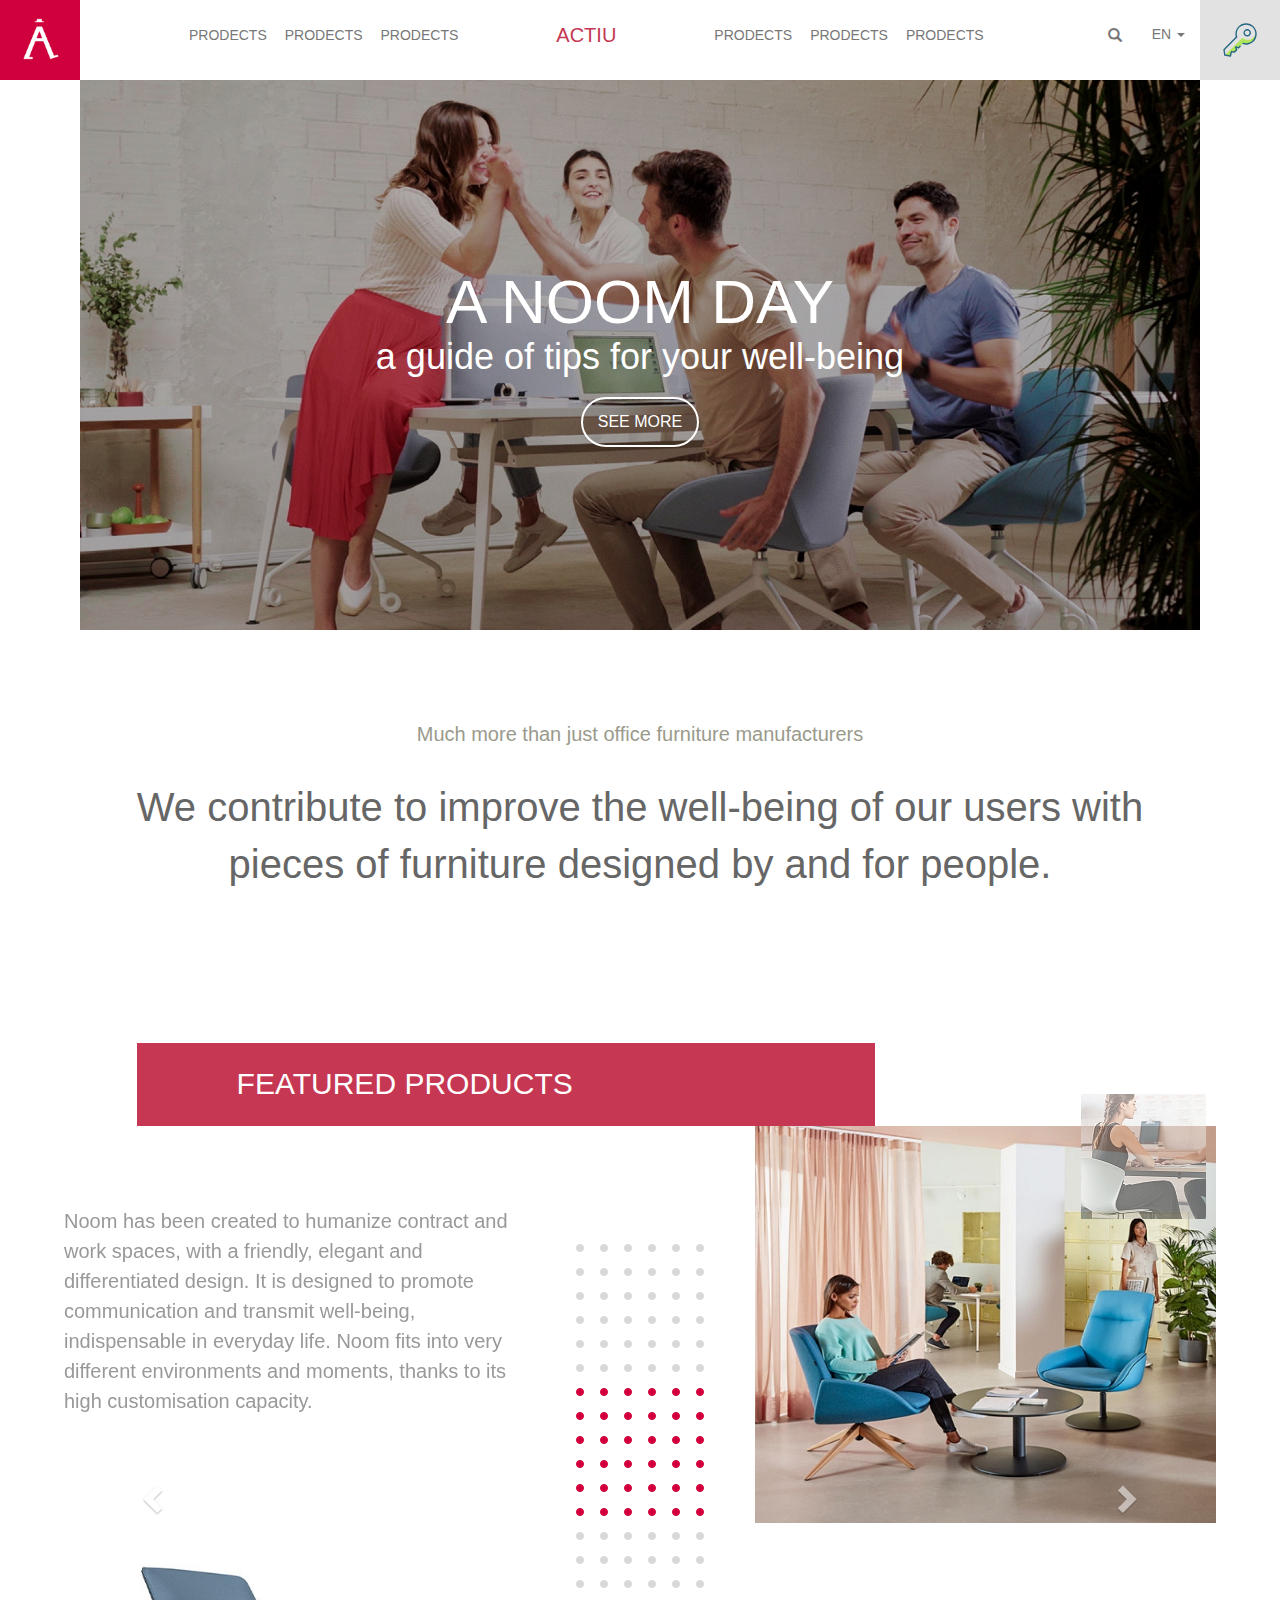
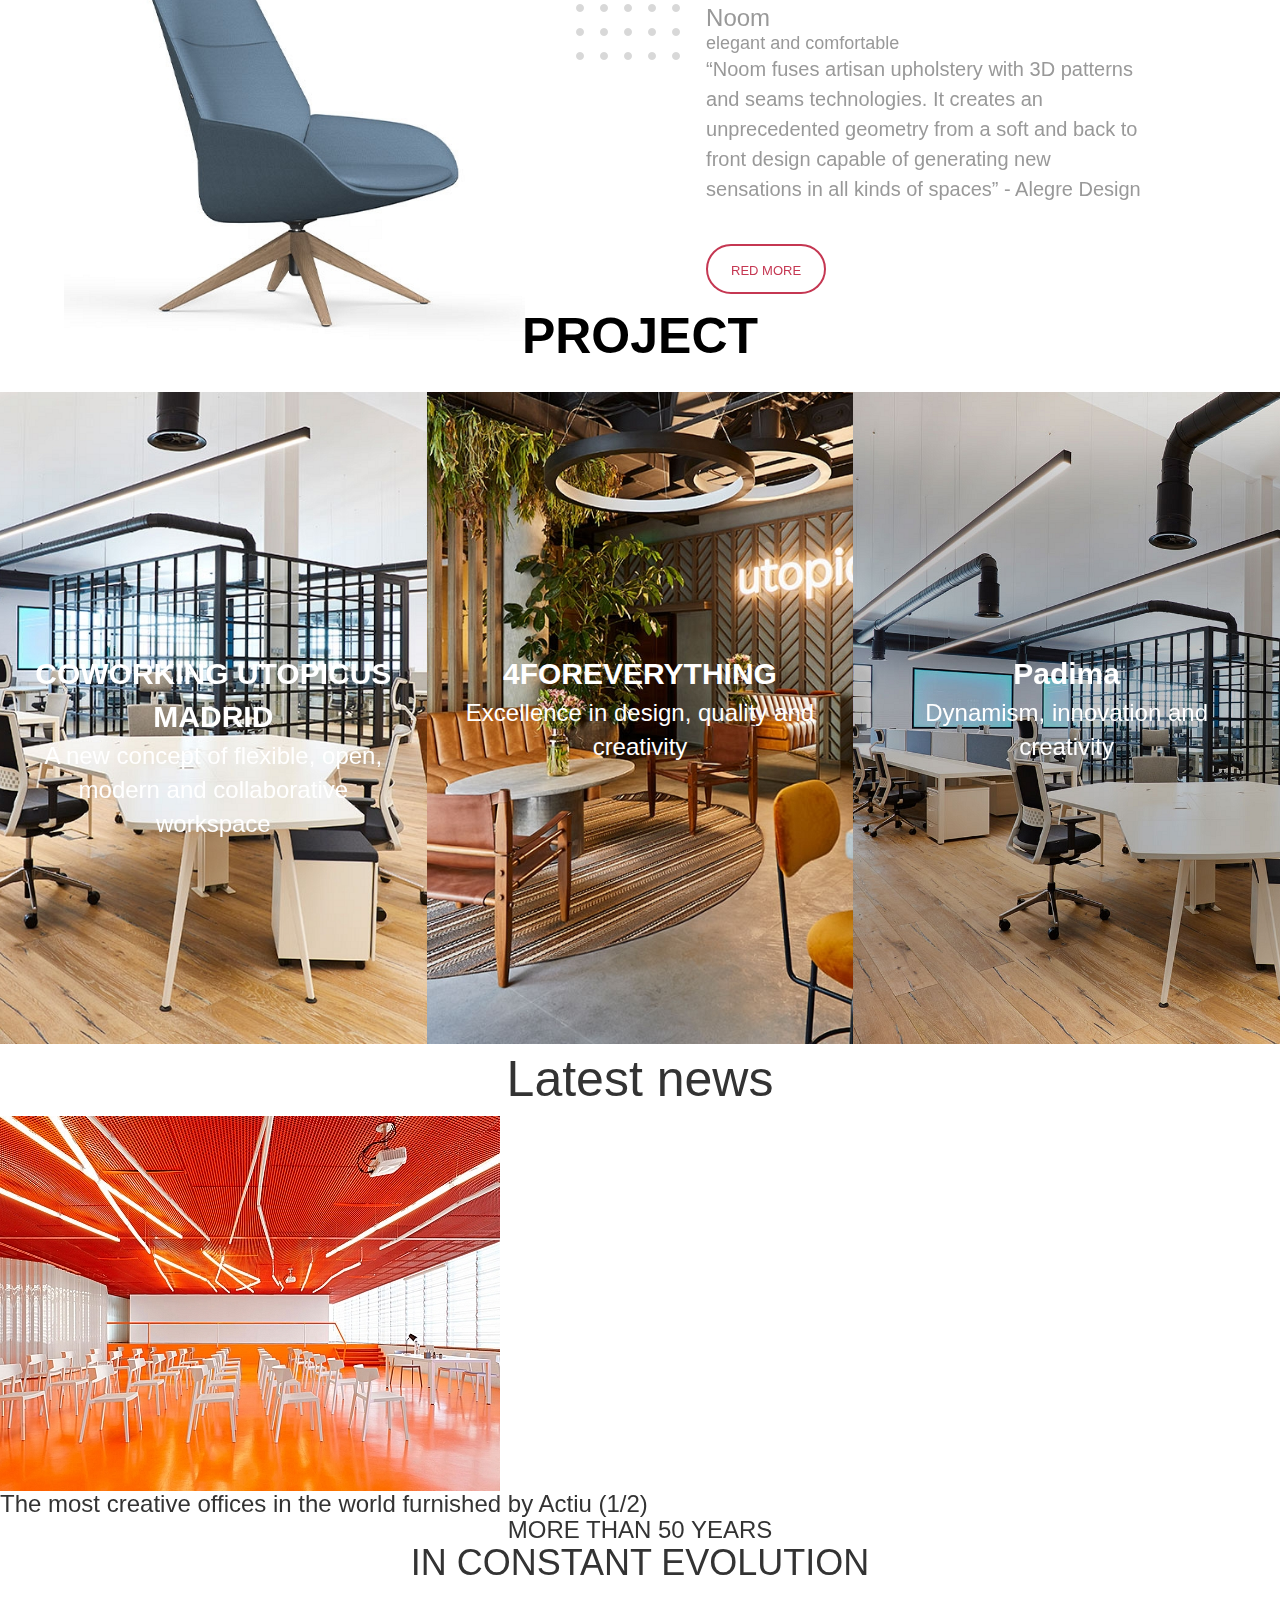
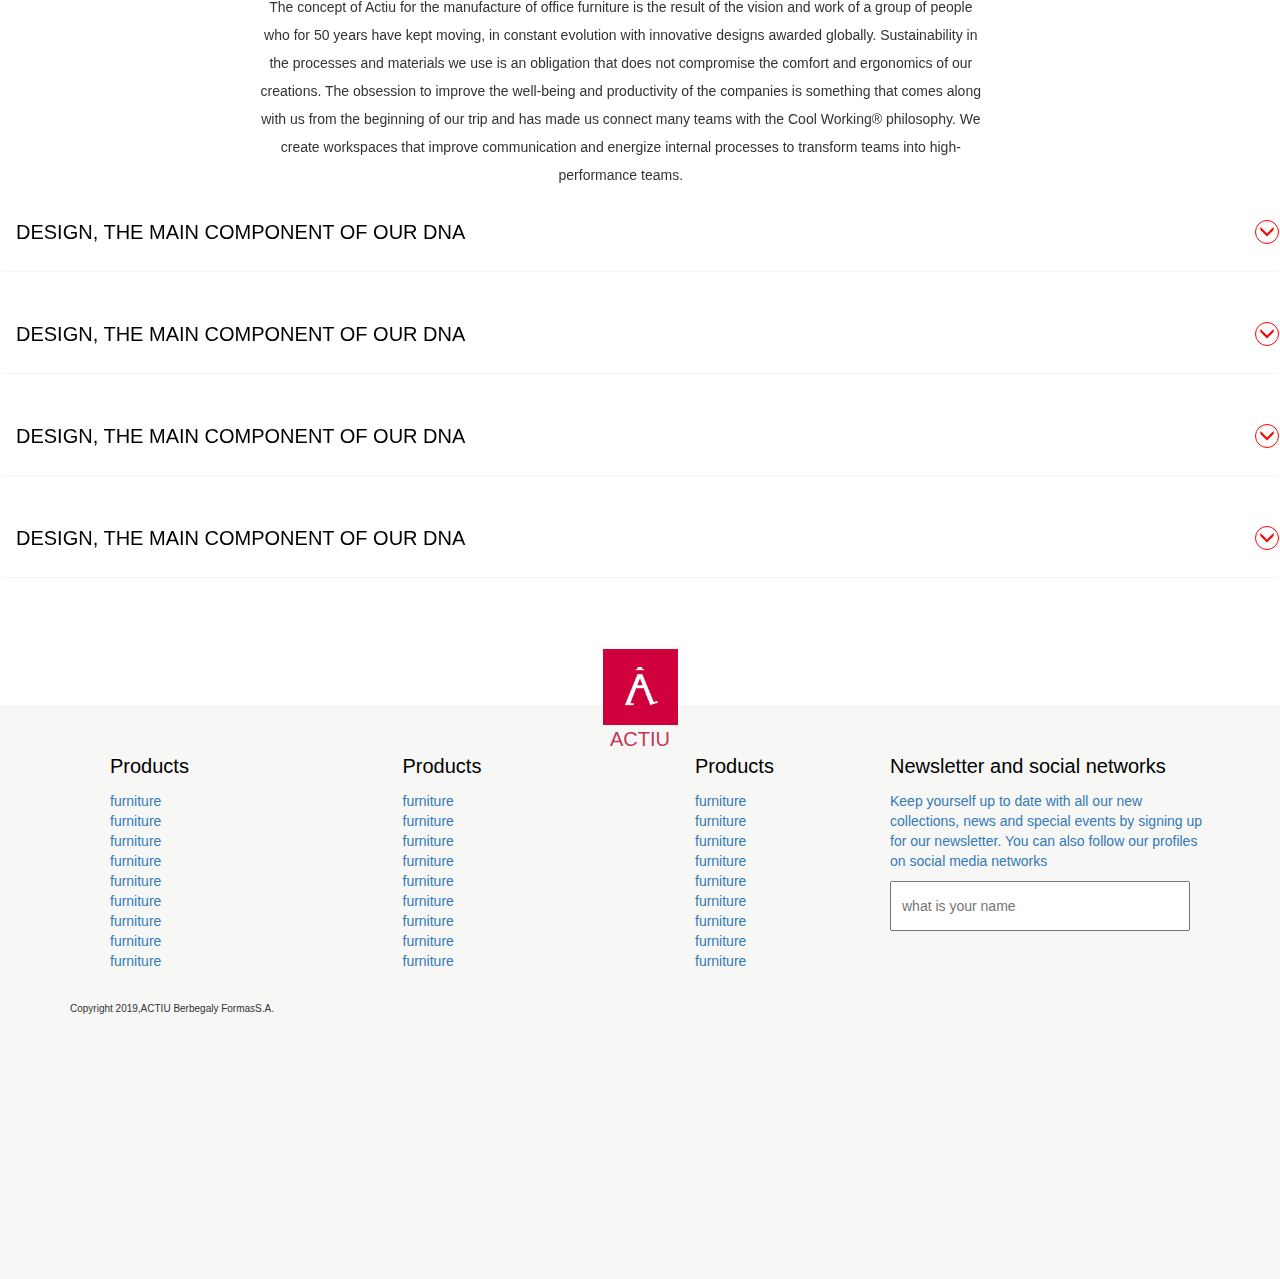
<file: 项目.html>
<!DOCTYPE html>
<html>
	<head>
		<meta charset="UTF-8">
		<meta name="viewport" content="width=device-width , initial-scale=1,maximum-scale=1,user-scalable=no" />
		<title></title>
	</head>
	<link rel="stylesheet" href="js/bootstrap-3.3.7-dist/css/bootstrap.css" />
	<link rel="stylesheet" href="js/bootstrap-3.3.7-dist/public.css" />
	<link rel="stylesheet" href="js/bootstrap-3.3.7-dist/js/public.css" />
	<body>
			
		<ul class="navbar-collapse-lists">
			<li>列表一</li>
			<li>列表一</li>
			<li>列表一</li>
			<li>列表一</li>
		</ul>		
		<div class="content content-mid">
			<nav class="navbar navbar-default navbar-actiu">
			<div class="container-fluid">
				<div class="navbar-header">
					<a class="collapsed navbar-toggle">
						<span class="icon-bar"></span>						
						<span class="icon-bar"></span>						
						<span class="icon-bar"></span>						
					</a>	
				</div>
				<a class="logo pull-left">
					<img src="img/123.png"/>
				</a>
				<div class="navbar-collapse collapse text-center">
					<ul class="nav navbar-nav navbar-right">
						<li><a class="glyphicon glyphicon-search"></a></li>
						<li class="dropdown">
							<a data-toggle="dropdown">
								EN
								<span class="caret"></span>
							</a>
							<ul class="dropdown-menu">
								<li>ES</li>
								<li>FR</li>
							</ul>
						</li>
						<li class="keys">
							<img src="img/钥匙.svg"/>
						</li>
					</ul>
					
					<ul class="nav navbar-nav nav-lists">
						<li><a class="link">PRODECTS</a></li>
						<li><a class="link">PRODECTS</a></li>
						<li><a class="link">PRODECTS</a></li>
						<li class="link-middle"><a class="link link-middle-word">ACTIU</a></li>
						<li><a class="link">PRODECTS</a></li>
						<li><a class="link">PRODECTS</a></li>
						<li><a class="link">PRODECTS</a></li>
					</ul>		
				</div>
					
					<div class="text-center h3 actiu-hide">
						<a class="glyphicon glyphicon-search pull-right"></a>
						<div class="actiu-word">ACTIU</div>						
					</div>
			</div>
		</nav>		
		   <!--banner-->
		    <div class="banner">
		    	<div class="banner-content text-center">		    		
		    	<div class="banner-inline">
		    	<p class="text-big">A NOOM DAY</p>
		    	<p class="h1">a guide of tips for your well-being</p>
		    	<a class="btn more">SEE MORE</a>
		    	</div>		    	
		    	</div>		    	
		    </div>
		    <!--carousel-->
		    <div class="furniture">
		    	<div class="title text-center">
		    		<p class="more">Much more than just office furniture manufacturers</p>
		    		<div class="contribute">We contribute to improve the well-being of our users with pieces of furniture designed by and for people.</div>
		    	</div>
		    	<div class="carousel-box">
		    		<div class="carousel slide">
		    			<div class="col-sm-7 more-box col-lg-8">
		    			<div class="more-title">FEATURED PRODUCTS</div>
		    		</div>
		    			<!--轮播内容-->
		    			<div class="carousel-inner">		    				
		    				<div class="item active">
		    					<div class="carousel-caption">
		    						<div class="description">
		    							Noom has been created to humanize contract and work spaces,
		    							 with a friendly, elegant and differentiated design. 
		    							 It is designed to promote communication and transmit well-being,
		    							  indispensable in everyday life. Noom fits into very different environments and moments,
		    							   thanks to its high customisation capacity.
		    						</div>
		    						<div class="furniture-img top">
		    							<img src="img/small.jpg"/>
		    						</div>
		    						
		    						<div  class="description bottom">
		    							<a class="h3">Noom</a>
		    							<p class="h4">elegant and comfortable</p>
		    							<div>
		    							“Noom fuses artisan upholstery with 3D patterns
		    							 and seams technologies. It creates an unprecedented 
		    							 geometry from a soft and back to front design capable
		    							  of generating new sensations in all kinds of spaces”
		    							   - Alegre Design
		    						</div>
		    						<a class="btn btn-circle">RED MORE</a>
		    						</div>
		    						<div class="furniture-img bottom">
		    							<img src="img/small4.jpg"/>
		    						</div>		    						
		    					</div>		    							    					
		    				</div>
		    				<div class="item ">
		    					<div class="carousel-caption">
		    						<div class="description">
		    							Noom has been created to humanize contract and work spaces,
		    							 with a friendly, elegant and differentiated design. 
		    							 It is designed to promote communication and transmit well-being,
		    							  indispensable in everyday life. Noom fits into very different environments and moments,
		    							   thanks to its high customisation capacity.
		    						</div>
		    						<div class="furniture-img top">
		    							<img src="img/s2.jpg"/>
		    						</div>
		    						
		    						<div  class="description bottom">
		    							<a class="h3">Noom</a>
		    							<p class="h4">elegant and comfortable</p>
		    							<div>
		    							“Noom fuses artisan upholstery with 3D patterns
		    							 and seams technologies. It creates an unprecedented 
		    							 geometry from a soft and back to front design capable
		    							  of generating new sensations in all kinds of spaces”
		    							   - Alegre Design
		    						</div>
		    						<a class="btn btn-circle">RED MORE</a>
		    						</div>
		    						<div class="furniture-img bottom">
		    							<img src="img/s1.jpg"/>
		    						</div>		    						
		    					</div>		    							    					
		    				</div>
		    				<div class="item">
		    					<div class="carousel-caption">
		    						<div class="description">
		    							Noom has been created to humanize contract and work spaces,
		    							 with a friendly, elegant and differentiated design. 
		    							 It is designed to promote communication and transmit well-being,
		    							  indispensable in everyday life. Noom fits into very different environments and moments,
		    							   thanks to its high customisation capacity.
		    						</div>
		    						<div class="furniture-img top">
		    							<img src="img/s4.jpg"/>
		    						</div>
		    						
		    						<div  class="description bottom">
		    							<a class="h3">Noom</a>
		    							<p class="h4">elegant and comfortable</p>
		    							<div>
		    							“Noom fuses artisan upholstery with 3D patterns
		    							 and seams technologies. It creates an unprecedented 
		    							 geometry from a soft and back to front design capable
		    							  of generating new sensations in all kinds of spaces”
		    							   - Alegre Design
		    						</div>
		    						<a class="btn btn-circle">RED MORE</a>
		    						</div>
		    						<div class="furniture-img bottom">
		    							<img src="img/s6.jpg"/>
		    						</div>		    						
		    					</div>		    							    					
		    				</div>
		    			</div>
		    			<!--轮播-->
		    			<a class="left carousel-control" href=".carousel" data-slide="prev">
		    				<span class="glyphicon glyphicon-chevron-left" ></span>
		    				<!--<img  class=" left-right-img1" src="img/s5.jpg"/>-->		    				
		    			</a>
		    			<a data-index="1" class="right carousel-control" href=".carousel" data-slide="next">
		    				<span class="glyphicon glyphicon-chevron-right" ></span>
		    				<img class="left-right-img" src="img/s3.jpg"/>
		    				<img  class="hide left-right-img1" src="img/s5.jpg"/>
		    				<img  class="hide left-right-img2" src="img/small1.jpg"/>
		    				<img  class="hide left-right-img3" src="img/s3.jpg"/>
		    				<img  class="hide left-right-img4" src="img/small1.jpg"/>
		    				<img  class="hide left-right-img5" src="img/small2.jpg"/>
		    			</a>
		    		</div>
		    		
		    	</div>
		    </div>
		     <!--Projects-->		  
		<div class="project-part">
			<div class="container project-part-title">
				PROJECT
			</div>
			<div class="project-part-show ">
				<div class="project-img-box col-sm-4 col-xs-12">
					<div class="project-img banner1">
						
					</div>
					<div class="project-text">
						<p class="project-name">COWORKING UTOPICUS MADRID</p>
						<p class="project-describle">A new concept of flexible, open, modern and collaborative workspace</p>
					</div>
					<div class="project-see">
						SEE PROJECT
					</div>
					<p class="little-screen-project-name">COWORKING UTOPICUS MADRID</p>
				</div>

				<div class="project-img-box col-sm-4 col-xs-12">
					<div class="project-img banner2">
					</div>
					<div class="project-text">
						<p class="project-name">4FOREVERYTHING</p>
						<p class="project-describle">Excellence in design, quality and creativity</p>
					</div>
					<div class="project-see">
						SEE PROJECT
					</div>
					<p class="little-screen-project-name">COWORKING UTOPICUS MADRID</p>
				</div>
				<div class="project-img-box col-sm-4 col-xs-12">
					<div class="project-img banner3">
					</div>
					<div class="project-text">
						<p class="project-name">Padima</p>
						<p class="project-describle">Dynamism, innovation and creativity</p>
					</div>
					<div class="project-see">
						SEE PROJECT
					</div>
					<p class="little-screen-project-name">COWORKING UTOPICUS MADRID</p>
				</div>
			</div>
		</div>
						
		<!--small轮播-->
			<div class="carousel slide">
		<!--Latest news-->
		<div class="Latest-news">
			<div class="new-title text-center">Latest news</div>
		</div>
			<ul class="carousel-indicators">
				<li class="active" data-target=".carousel1" data-slide-to="0"></li>
				<li  data-target=".carousel" data-slide-to="1"></li>
				<li  data-target=".carousel" data-slide-to="2"></li>
				<li  data-target=".carousel1" data-slide-to="3"></li>
				<li  data-target=".carousel" data-slide-to="4"></li>
			</ul>
			<div class="carousel-inner">
				<div class="item active ">
					<img src="img/small3.jpg"/>
					<div class="h3">
						The most creative offices in the world furnished by Actiu (1/2)
					</div>
				</div>
				<div class="item ">
					<img src="img/small6.jpg"/>
					<div class="h3" >
						The most creative offices in the world furnished by Actiu (1/2)
					</div>
				</div>
				<div class="item">
					<img src="img/small7.jpg"/>
					<div class="h3" >
						The most creative offices in the world furnished by Actiu (1/2)
					</div>
				</div>
				<div class="item ">
					<img src="img/small8.jpg"/>
					<div class="h3" >
						The most creative offices in the world furnished by Actiu (1/2)
					</div>
				</div>
				<div class="item">
					<img  src="img/small7.jpg"/>
					<div class="h3">
						The most creative offices in the world furnished by Actiu (1/2)
					</div>
				</div>
			</div>
			<a class="left carousel-control" href=".carousel1" data-slide="prev">
				<span class="glyphicon glyphicon-chevron-left"></span>				
			</a>
			<a class="right carousel-control" href=".carousel1" data-slide="next">
				<span class="glyphicon glyphicon-chevron-right"></span>
			</a>
		</div>
				<!--content-->
		<div class=" content">
		<div class="text-center">
		<p class="h3">MORE THAN 50 YEARS</p>
		<p class="h1 margin-10-b">IN CONSTANT EVOLUTION</p>
		<p style="line-height: 2.0;" class="content-word"> The concept of Actiu for the manufacture of office furniture is the result of the vision and work of a group of people who for 50 years have kept moving, in constant evolution with innovative designs awarded globally.
Sustainability in the processes and materials we use is an obligation that does not compromise the comfort and ergonomics of our creations.
The obsession to improve the well-being and productivity of the companies is something that comes along with us from the beginning of our trip and has made us connect many teams with the Cool Working® philosophy.
We create workspaces that improve communication and energize internal processes to transform teams into high-performance teams.</p>
		</div>
		<!--手风琴-->
			<div class="panel  every-collapse">
				<div class="panel-heading collapse-header" data-toggle="collapse" data-parent="#accordion" href="#collapseTwo">
					DESIGN, THE MAIN COMPONENT OF OUR DNA 
					<div class="arrow-top circle-arrow">
						<span class="glyphicon glyphicon-menu-up"></span>
					</div>
					<div class="arrow-bottom circle-arrow">
						<span class="glyphicon glyphicon-menu-down"></span>
					</div>
				</div>
				<div id="collapseTwo" class="panel-collapse collapse ">
					<div class="panel-body collapse-body">
						<p>Since we start a project until we make it real, we have in mind that our goal is to improve the functionality and productivity of workspaces through design.</p>
	 					<p>At ACTIU, we transmit this philosophy, winner of the National Design Award, to every piece of furniture that we manufacture. For that reason, we design each piece taking care of every detail, making sure it contributes to a plus of well-being in people, thus increasing their performance. 
	 					</p>
					</div>
				</div>
			</div>
			<div class="panel  every-collapse">
				<div class="panel-heading collapse-header" data-toggle="collapse" data-parent="#accordion" href="#collapseThree">
					DESIGN, THE MAIN COMPONENT OF OUR DNA 
					<div class="arrow-top circle-arrow">
						<span class="glyphicon glyphicon-menu-up"></span>
					</div>
					<div class="arrow-bottom circle-arrow">
						<span class="glyphicon glyphicon-menu-down"></span>
					</div>
				</div>
				<div id="collapseThree" class="panel-collapse collapse ">
					<div class="panel-body collapse-body">
						<p>Since we start a project until we make it real, we have in mind that our goal is to improve the functionality and productivity of workspaces through design.</p>
	 					<p>At ACTIU, we transmit this philosophy, winner of the National Design Award, to every piece of furniture that we manufacture. For that reason, we design each piece taking care of every detail, making sure it contributes to a plus of well-being in people, thus increasing their performance. 
	 					</p>
					</div>
				</div>
			</div>
			<div class="panel  every-collapse">
				<div class="panel-heading collapse-header" data-toggle="collapse" data-parent="#accordion" href="#collapseFour">
					DESIGN, THE MAIN COMPONENT OF OUR DNA 
					<div class="arrow-top circle-arrow">
						<span class="glyphicon glyphicon-menu-up"></span>
					</div>
					<div class="arrow-bottom circle-arrow">
						<span class="glyphicon glyphicon-menu-down"></span>
					</div>
				</div>
				<div id="collapseFour" class="panel-collapse collapse ">
					<div class="panel-body collapse-body">
						<p>Since we start a project until we make it real, we have in mind that our goal is to improve the functionality and productivity of workspaces through design.</p>
	 					<p>At ACTIU, we transmit this philosophy, winner of the National Design Award, to every piece of furniture that we manufacture. For that reason, we design each piece taking care of every detail, making sure it contributes to a plus of well-being in people, thus increasing their performance. 
	 					</p>
					</div>
				</div>
			</div>
			<div class="panel  every-collapse">
				<div class="panel-heading collapse-header" data-toggle="collapse" data-parent="#accordion" href="#collapseFive">
					DESIGN, THE MAIN COMPONENT OF OUR DNA 
					<div class="arrow-top circle-arrow">
						<span class="glyphicon glyphicon-menu-up"></span>
					</div>
					<div class="arrow-bottom circle-arrow">
						<span class="glyphicon glyphicon-menu-down"></span>
					</div>
				</div>
				<div id="collapseFive" class="panel-collapse collapse ">
					<div class="panel-body collapse-body">
						<p>Since we start a project until we make it real, we have in mind that our goal is to improve the functionality and productivity of workspaces through design.</p>
	 					<p>At ACTIU, we transmit this philosophy, winner of the National Design Award, to every piece of furniture that we manufacture. For that reason, we design each piece taking care of every detail, making sure it contributes to a plus of well-being in people, thus increasing their performance. 
	 					</p>
					</div>
				</div>
			</div>
		</div>
		<!--footer-->
		<div class="footer">
			<div class="footer-img">
				<img src="img/123.png"/>
				<p class="footer-word">ACTIU</p>
			</div>
			
			<div class="container margin-20-t">
				<div class="row">
				<div class="footer-title col-sm-2 col-lg-3">					
				<ul class="footer-li">
					<div class="margin-10-b footer-li-title">Products</div>
					<li><a>furniture</a></li>
					<li><a>furniture</a></li>
					<li><a> furniture</a></li>
					<li><a> furniture</a></li>
					<li><a> furniture</a></li>
					<li><a> furniture</a></li>
					<li><a> furniture</a></li>
					<li><a> furniture</a></li>
					<li><a> furniture</a></li>	
					
				</ul>
				<p class="fonter-span">Copyright 2019,ACTIU Berbegaly FormasS.A.</p>
			</div>
			<div class="footer-title col-sm-2 col-lg-3">
					
				<ul class="footer-li">
					<div class="margin-10-b  footer-li-title">Products</div>
					<li><a>furniture</a></li>
					<li><a>furniture</a></li>
					<li><a> furniture</a></li>
					<li><a> furniture</a></li>
					<li><a> furniture</a></li>
					<li><a> furniture</a></li>
					<li><a> furniture</a></li>
					<li><a> furniture</a></li>
					<li><a> furniture</a></li>			
				</ul>
			</div>
			<div class="footer-title col-sm-2 col-lg-2">
					
				<ul class="footer-li">
					<div class="margin-10-b footer-li-title">Products</div>
					<li><a>furniture</a></li>
					<li><a>furniture</a></li>
					<li><a> furniture</a></li>
					<li><a> furniture</a></li>
					<li><a> furniture</a></li>
					<li><a> furniture</a></li>
					<li><a> furniture</a></li>
					<li><a> furniture</a></li>
					<li><a> furniture</a></li>			
				</ul>
			</div>
			<div class="footer-title col-sm-2 col-lg-4">
					
				<ul class="footer-li">
					<div class="margin-10-b footer-li-title">Newsletter and social networks</div>
					<li><a>Keep yourself up to date with all our new collections, news and special events by signing up for our newsletter. You can also follow our profiles on social media networks</a></li>
					<li class="margin-10-t"><input style="width: 300px; height: 50px; padding-left: 10px;" type="text" placeholder="what is your name" /></li>
				</ul>
			</div>
			</div>
			
		</div>
		</div>		
		
		</div>
			
	</body>
</html>
<script src="js/bootstrap-3.3.7-dist/js/jquery-2.1.0.js" ></script>
<script src="js/bootstrap-3.3.7-dist/js/bootstrap.js" ></script>

<script>
	$(".navbar-actiu .navbar-toggle").click(function(){		
		if ($(this).hasClass('on')) {
			$(this).removeClass('on')
			$(".content").animate({
				"marginLeft": 0
		},300)
		}else{
		$(this).addClass('on')
		$(".content").animate({
			"marginLeft":'50%'
		},300)
		}
	})
	
	scrollTop()
	window.onscroll = function(){
		
		scrollTop()
	}
	
	function scrollTop(){
		var scrollTop = document.body.scrollTop || document.documentElement.scrollTop
		//console.log(scrollTop)
		if (scrollTop >= 20) {
			$(".content").addClass("content-mid")
		}else{
			$('.content').removeClass('content-mid')
		}
	}
		
		//轮播
		$('.carousel').on('slid.bs.carousel',function(e){
			var index = $(".right").data('index')
			index++
			
			if (index >=3) {
				index=0
			}
			$(".right img").eq(index).removeClass('hide').siblings().addClass('hide')
						
			$('.right').data('index',index)
		})
		
		//小轮播
//		$(".carousel1").carousel({
//		interval:2000
//	})

		//手风琴部分
	$('.collapse-header').click(function(){
		if(!$(this).next().hasClass('on')){
			$('.collapse.in').removeClass('on')
			$('.collapse-header').css({
				borderLeft:'none',
			})
			$('.collapse-header').each(function(){
				$(this).children('.circle-arrow').eq(0).css({
					display:'none'
				})
			}) 
			$('.collapse-header').each(function(){
				$(this).children('.circle-arrow').eq(1).css({
					display:'block'
				})
			}) 
			$(this).next().collapse()
			$(this).css({
				borderLeft: '5px solid #d30037',
			})
			$(this).children('.circle-arrow').eq(0).css({
				display:'block',
			})
			$(this).children('.circle-arrow').eq(1).css({
				display:'none',
			})
		}
		
		if($(this).next().hasClass('on')){
			$(this).removeClass('on')
			$(this).css({
				borderLeft:'none'
			})
			$(this).children('.circle-arrow').eq(1).css({
				display:'block',
			})
			$(this).children('.circle-arrow').eq(0).css({
				display:'none',
			})
			$(this).next().collapse()
		}
	})
</script>
</file>
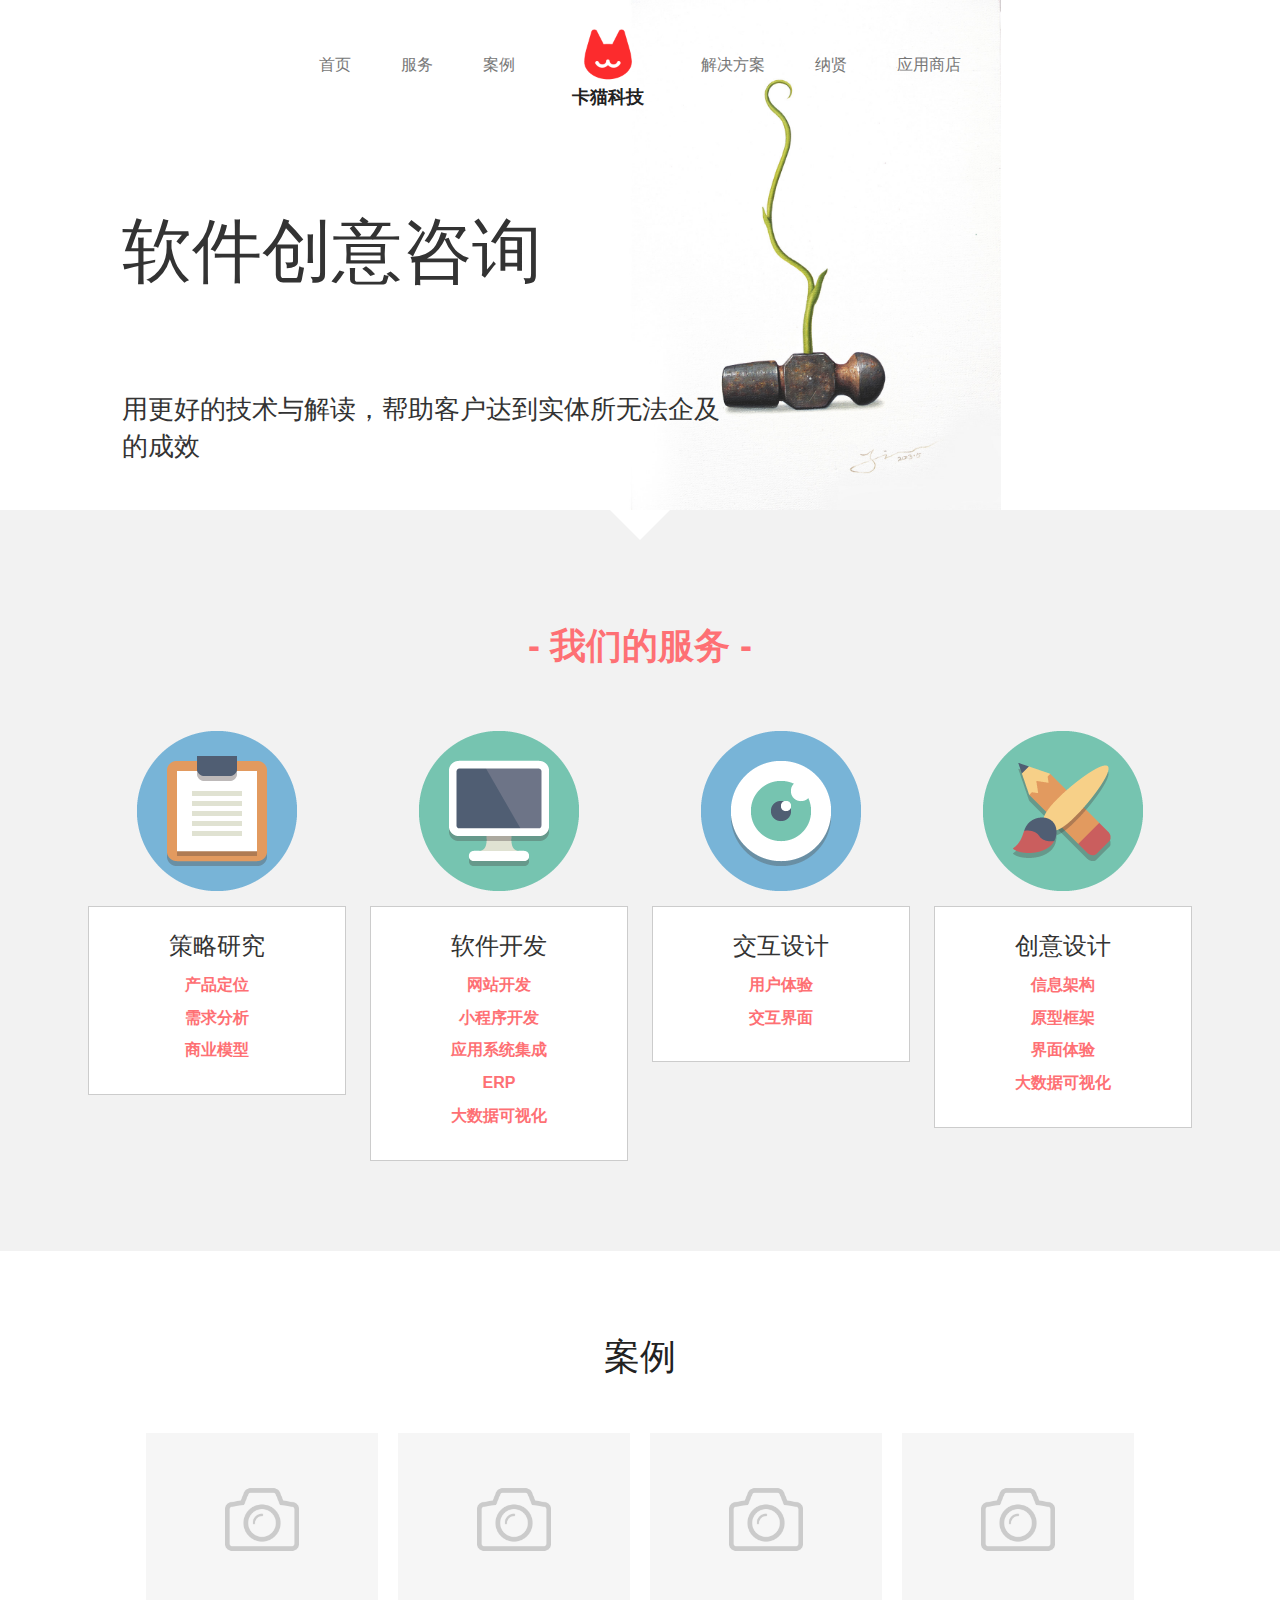
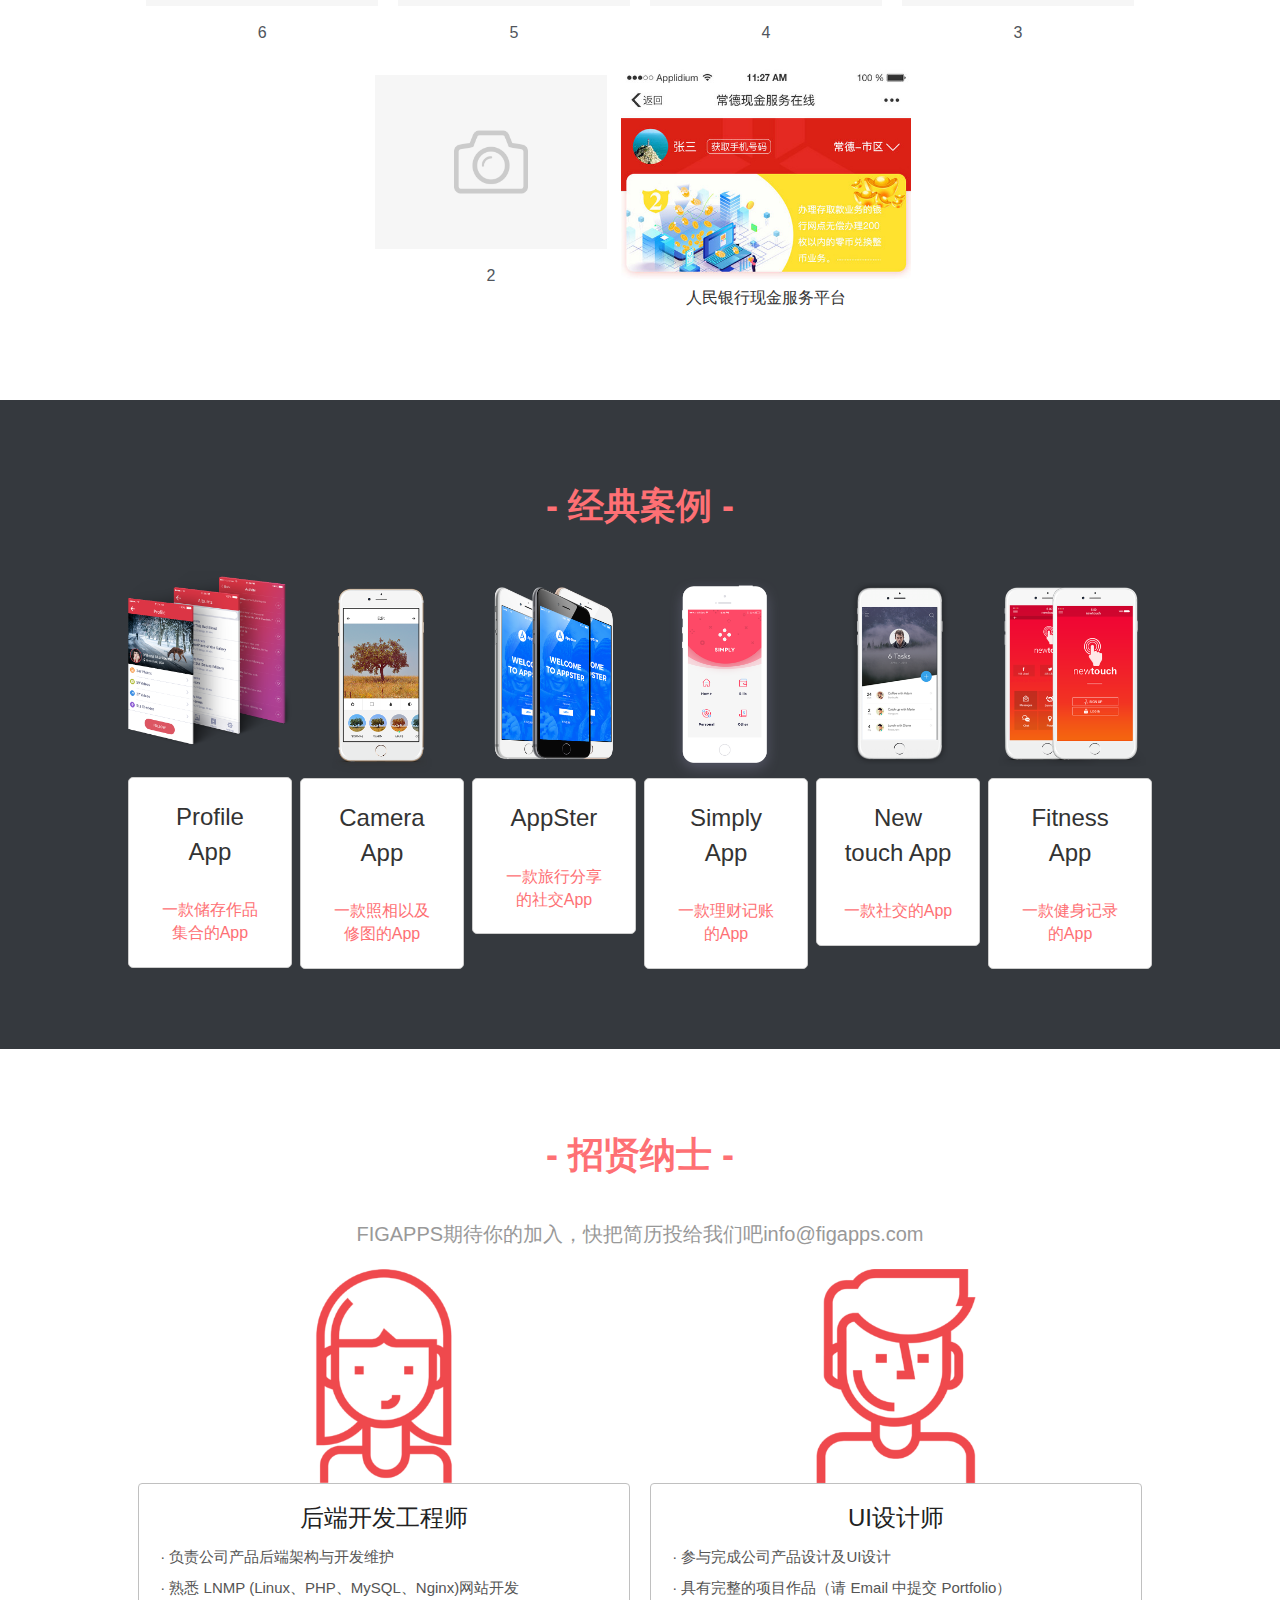
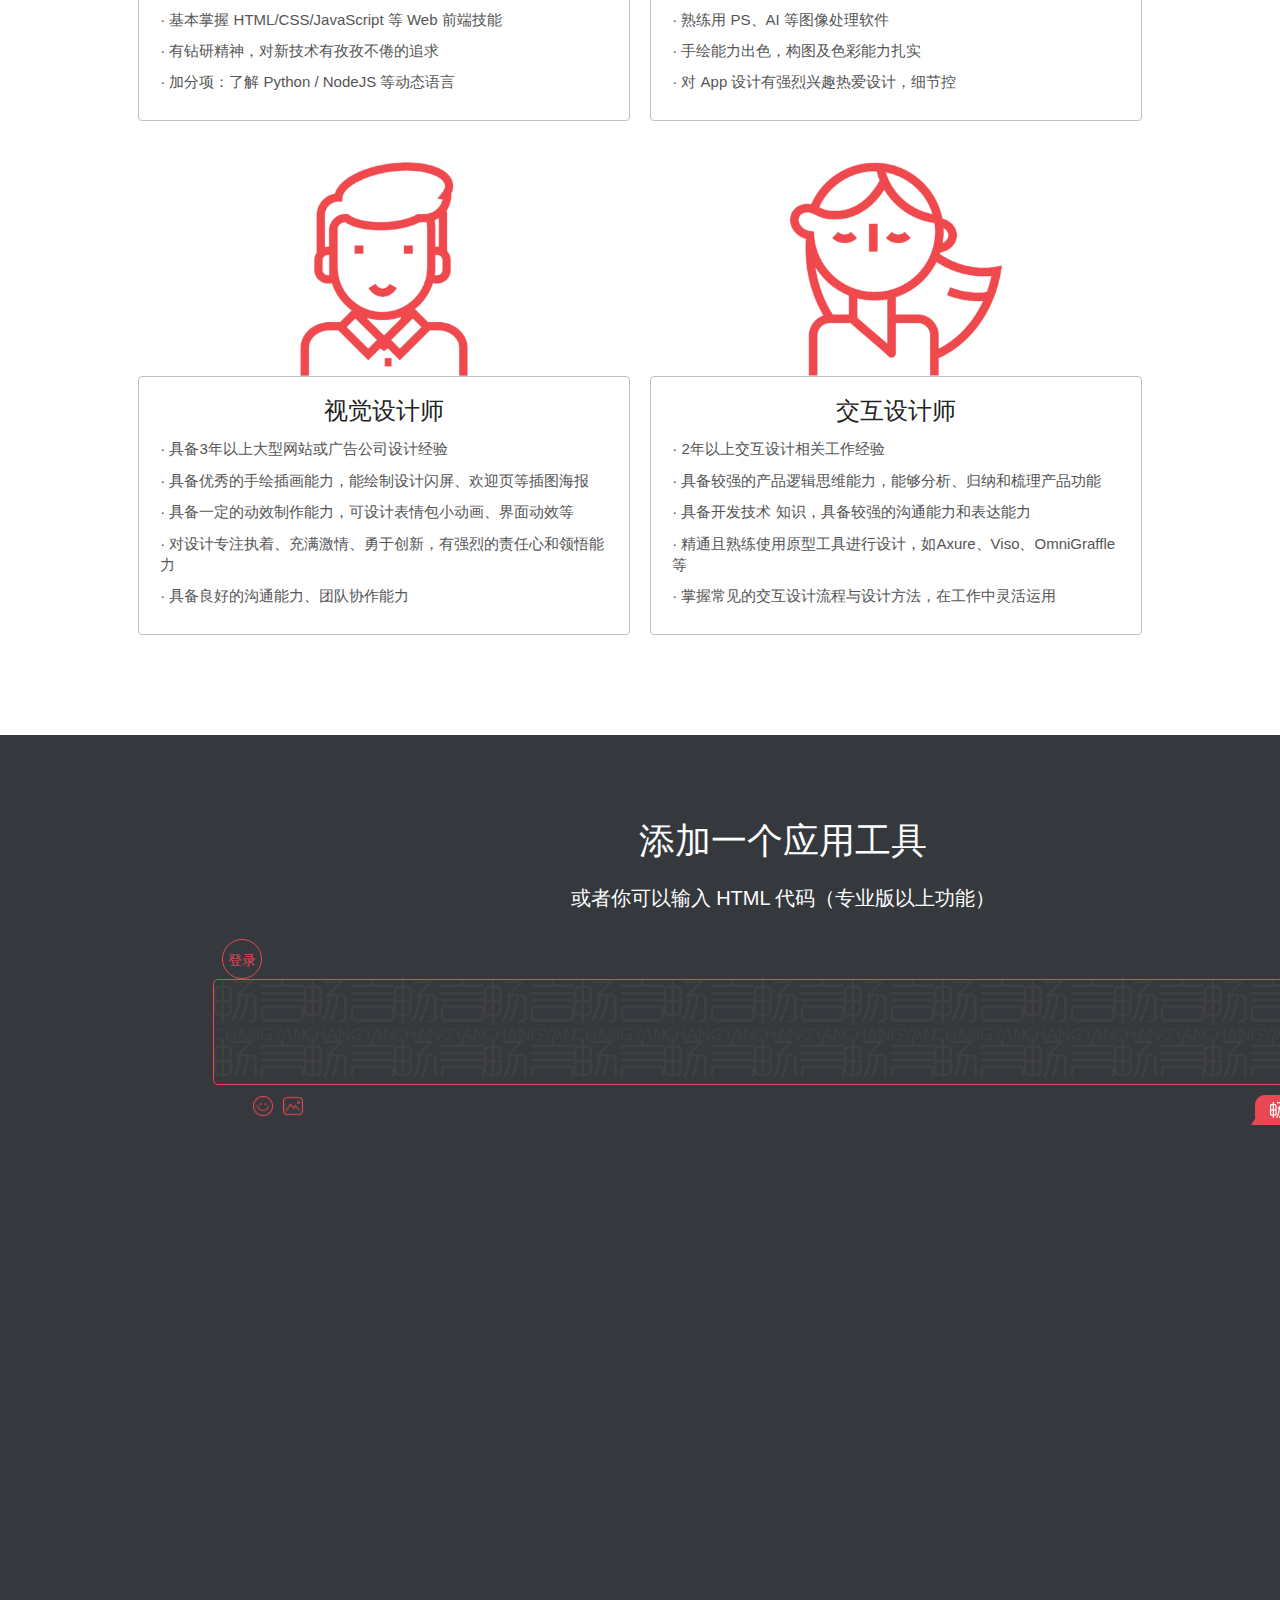
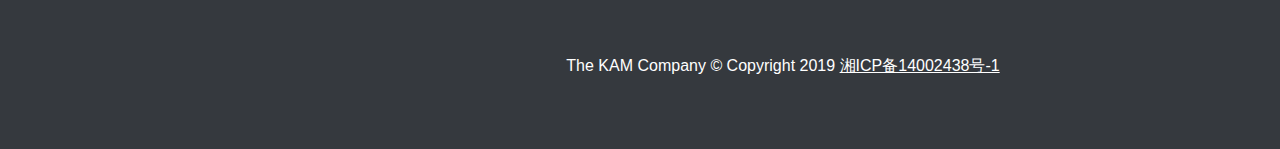
<file: cat/修改版.html>
<!DOCTYPE html>
<html>
	<head>
		<meta charset="utf-8" />
		<title></title>
		<link rel="stylesheet" href="js/bootstrap-3.3.7-dist/css/bootstrap.css" />
		<link rel="stylesheet" href="css/kamao.css" />
		<link rel="stylesheet" href="css/kam.css" />
		<link rel="stylesheet" href="css/public.css" />
	</head>
	<body>
		<div class="topheader">
			<!--顶部导航栏-->
			<nav class="nav-box nav-bar navbar-default">
				<button  class="navbar-toggle collapsed pull-left nav-hide-btn" data-toggle="collapes modal" aria-expanded="false" data-target='.modal'>
					<span class="icon-bar"></span>
					<span class="icon-bar"></span>
					<span class="icon-bar"></span>
				</button>
				<div class="nav-logon navbar-toggle collapsed ">
					<div class="img-box">
						<img src="img/FucZwkSXstTotFkOFzWE12eDlAa2.gif"/>
					</div>
					<div class="logon-text">
						卡猫科技
					</div>
				</div>
				<div class="collapse navbar-collapse nav-main">
					<!--导航列表-->
					<ul class="nav navbar-nav pull-left" >
						<li class="link"><a href="">首页</a></li>
						<li class="link"><a href="">服务</a></li>
						<li class="link"><a href="">案例</a></li>
					</ul>
					<!--logon-->
					<div class="nav-logon pull-left">
						<div class="img-box">
							<img src="img/FucZwkSXstTotFkOFzWE12eDlAa2.gif"/>
						</div>
						<div class="logon-text">
							卡猫科技
						</div>
					</div>
					<!--导航-->
					<ul class="nav navbar-nav pull-right" >
						<li class="link"><a href="">解决方案</a></li>
						<li class="link"><a href="">纳贤</a></li>
						<li class="link"><a href="">应用商店</a></li>
					</ul>
					
				</div>
				<div class="screen-md-show">
					<ul class="">
						<li class="nav-list"><a href="#header">首页</a></li>
						<li class="nav-list"><a href="">服务</a></li>
						<li class="nav-list"><a href="">案例</a></li>
						<li class="nav-list"><a href="">解决方案</a></li>
						<li class="nav-list"><a href="">纳贤</a></li>
						<li class="nav-list"><a href="">应用商店</a></li>
					</ul>
				</div>
			</nav>
			<div class="modal fade modal-box">
					<div class="modal-content modal-main">
						<div class="modal-heder modal-head clearfix">
							<span class=" pull-left" data-dismiss='modal'>X</span>
						</div>
						<div class="modal-body modal-contailer">
							<div class="nav-list">
								<a href="">首页</a>
								
							</div>
							<div class="nav-list">
								<a href="">服务</a>
							</div>
							<div class="nav-list">
								<a href="">案例</a>
							</div>
							<div class="nav-list">
								<a href="">解决方案</a>
							</div>
							<div class="nav-list">
								<a href="">纳贤</a>
							</div>
							<div class="nav-list">
								<a href="">应用商店</a>
							</div>
						</div>
					</div>				
			</div>
			<div class="header-text col-xs-10 col-md-6 col-xs-push-1">
				<div class="position">
					
				</div>
				<div class="big-text-black">
					软件创意咨询
				</div>
				<div class="position">
					
				</div>
				<div class="little-text">
					用更好的技术与解读，帮助客户达到实体所无法企及的成效
				</div>
			</div>
 		</div>
 		<!--头部固定-->
 		<div class="nav-fixed">
 			<div class="nav-fixed-main">
 				<div class="nav-list-icon ">
 					<div class="img-box">
	 					<img src="img/FucZwkSXstTotFkOFzWE12eDlAa2.gif"/>
 					</div>

	 			</div>
 				<div class="nav-list-left pull-left ">
	 				<span>首页</span>
	 				<span>服务</span>
	 				<span>案例</span>
 				</div>
	 			
	 			<div class="nav-list-right pull-right">
	 				<span>解决方案</span>
	 				<span>纳贤</span>
	 				<span>应用商店</span>
	 			</div>
 			</div>
 		</div>
 		<!--服务-->
 		<div class="service-part">
 			<div class="service-part-banner">
 				<div class="triangle">
 				
 				</div>	
 				<div class="service-part-title">
 					- 我们的服务 -
 				</div>
 				<div class="service-part-main">
 					<div class="service-type">
 						<div class="img-box">
 							<img src="img/20.png"/>
 						</div>
 						<div class="service-type-content">
 							<p class="service-type-title">策略研究</p>
 							<p class="service-type-text">产品定位</p>
 							<p class="service-type-text">需求分析</p>
 							<p class="service-type-text">商业模型</p>
 						</div>
 					</div>
 					<div class="service-type">
 						<div class="img-box">
 							<img src="img/77.png"/>
 						</div>
 						<div class="service-type-content">
 							<p class="service-type-title">软件开发</p>
 							<p class="service-type-text">网站开发</p>
 							<p class="service-type-text">小程序开发</p>
 							<p class="service-type-text">应用系统集成</p>
 							<p class="service-type-text">ERP</p>
 							<p class="service-type-text">大数据可视化</p>
 						</div>
 					</div>
 					<div class="service-type">
 						<div class="img-box">
 							<img src="img/42.png"/>
 						</div>
 						<div class="service-type-content">
 							<p class="service-type-title">交互设计</p>
 							<p class="service-type-text">用户体验</p>
 							<p class="service-type-text">交互界面</p>
 						</div>
 					</div>
 					<div class="service-type">
 						<div class="img-box">
 							<img src="img/169.png"/>
 						</div>
 						<div class="service-type-content">
 							<p class="service-type-title">创意设计</p>
 							<p class="service-type-text">信息架构</p>
 							<p class="service-type-text">原型框架</p>
 							<p class="service-type-text">界面体验</p>
 							<p class="service-type-text">大数据可视化</p>
 						</div>
 					</div>
 				</div>
 			</div>
 		</div>
 		<!--案例-->
 		<div class="example-part">
 			<div class="example-part-main">
 				<p class="example-part-title">
 					案例
 				</p>
 				<div class="example-member">
 					<img src="img/ecommerce-default-image.png"/>
 					<p class="example-name">6</p>
 				</div>
 				<div class="example-member">
 					<img src="img/ecommerce-default-image.png"/>
 					<p class="example-name">5</p>
 				</div>
 				<div class="example-member">
 					<img src="img/ecommerce-default-image.png"/>
 					<p class="example-name">4</p>
 				</div>
 				<div class="example-member">
 					<img src="img/ecommerce-default-image.png"/>
 					<p class="example-name">3</p>
 				</div>
 				<div class="example-member">
 					<img src="img/ecommerce-default-image.png"/>
 					<p class="example-name">2</p>
 				</div>
 				<div>
 				<div class="example-member" style="width: 298px;height: 215px;overflow: hidden;border: 1px solid transparent;">
 					<img src="img/6.jpg"/>
 					
 				</div>
 				<p class="example-name text-center">人民银行现金服务平台</p></div>
 			</div>
 		</div>
 		<!--经典案例-->
 		<div class="classics-part">
 			<div class="part-title">
 				- 经典案例 -
 			</div>
 			<div class="classics-main">
 				<div class="classics-member">
 					<div class="img-box">
 						<img src="img/FtULtnKObwh3OJOPy3Tr4KGKxm84.png"/>
 					</div>
 					<div class="classics-text margin-30-t">
 						<div class="classics-text-title">
 							Profile App
 						</div>
 						<div class="classics-text-explain margin-30-t">
 							一款储存作品集合的App
 						</div>
 					</div>
 				</div>
 				<div class="classics-member">
 					<div class="img-box">
 						<img src="img/FsDp9VqQegyVeawJo1FY2PjkxHdx.png"/>
 					</div>
 					<div class="classics-text">
 						<div class="classics-text-title">
 							Camera App
 						</div>
 						<div class="classics-text-explain margin-30-t">
 							一款照相以及修图的App
 						</div>
 					</div>
 				</div>
 				<div class="classics-member">
 					<div class="img-box">
 						<img src="img/Fie7qr-JSEctUb1tdxD2n2vVn9cw.png"/>
 					</div>
 					<div class="classics-text">
 						<div class="classics-text-title">
 							AppSter
 						</div>
 						<div class="classics-text-explain  margin-30-t">
 							一款旅行分享的社交App
 						</div>
 					</div>
 				</div>
 				<div class="classics-member">
 					<div class="img-box">
 						<img src="img/FmFqYKX5s7hAt2VPNwvc8BJ3uqxW.png"/>
 					</div>
 					<div class="classics-text">
 						<div class="classics-text-title">
 							Simply App
 						</div>
 						<div class="classics-text-explain margin-30-t">
 							一款理财记账的App
 						</div>
 					</div>
 				</div>
 				<div class="classics-member">
 					<div class="img-box">
 						<img src="img/FpeqLvHNx75B_LgyXSxKYpblB3hH.png"/>
 					</div>
 					<div class="classics-text">
 						<div class="classics-text-title">
 							New touch App
 						</div>
 						<div class="classics-text-explain margin-30-t">
 							一款社交的App
 						</div>
 					</div>
 				</div>
 				<div class="classics-member">
 					<div class="img-box">
 						<img src="img/Fk9OdgjGe2eqFJciWlR8YXPF4vX_.png"/>
 					</div>
 					<div class="classics-text">
 						<div class="classics-text-title">
 							Fitness App
 						</div>
 						<div class="classics-text-explain margin-30-t">
 							一款健身记录的App
 						</div>
 					</div>
 				</div>
 			</div>
 		</div>
 		<!--招贤纳士-->
 		<div class="join-us-part">
 			<div class="join-us-titlt part-title">
 				- 招贤纳士 -
 			</div>
 			<div class="join-us-way">
 				FIGAPPS期待你的加入，快把简历投给我们吧info@figapps.com
 			</div>
 			<div class="join-us-main">
 				<div class="position">
 					<div class="img-box">
 						<img src=" img/Fu4ZLq9U5A5aQT7yQ-SlsdCR_wRD.png"/>
 					</div>
 					<div class="position-recommend">
 						<p class="position-name">
 							后端开发工程师
 						</p>
 						<p class="ability">
 							· 负责公司产品后端架构与开发维护	
 						</p>
 						<p class="ability">
 							· 熟悉 LNMP (Linux、PHP、MySQL、Nginx)网站开发	
 						</p>
 						<p class="ability">
 							· 基本掌握 HTML/CSS/JavaScript 等 Web 前端技能
 						</p>
 						<p class="ability">
 							· 有钻研精神，对新技术有孜孜不倦的追求
 						</p>
 						<p class="ability">
 							· 加分项：了解 Python / NodeJS 等动态语言
 						</p>
 					</div>
 				</div>
 				<div class="position">
 					<div class="img-box">
 						<img src="img/FigCFSD4on7HqYNYFJcuktjYlicZ.png"/>
 					</div>
 					<div class="position-recommend">
 						<p class="position-name">
 							UI设计师
 						</p>
 						<p class="ability">
 							· 参与完成公司产品设计及UI设计	
 						</p>
 						<p class="ability">
 							· 具有完整的项目作品（请 Email 中提交 Portfolio）	
 						</p>
 						<p class="ability">
 							· 熟练用 PS、AI 等图像处理软件
 						</p>
 						<p class="ability">
 							· 手绘能力出色，构图及色彩能力扎实
 						</p>
 						<p class="ability">
 							· 对 App 设计有强烈兴趣热爱设计，细节控
 						</p>
 					</div>
 				</div>
 				<div class="position">
 					<div class="img-box">
 						<img src="img/Ft_euZtzsiPtB1efrlNjKpsk6aqE.png"/>
 					</div>
 					<div class="position-recommend">
 						<p class="position-name">
 							视觉设计师
 						</p>
 						<p class="ability">
 							· 具备3年以上大型网站或广告公司设计经验
 						</p>
 						<p class="ability">
 							· 具备优秀的手绘插画能力，能绘制设计闪屏、欢迎页等插图海报
 						</p>
 						<p class="ability">
 							· 具备一定的动效制作能力，可设计表情包小动画、界面动效等
 						</p>
 						<p class="ability">
 							· 对设计专注执着、充满激情、勇于创新，有强烈的责任心和领悟能力
 						</p>
 						<p class="ability">
 							· 具备良好的沟通能力、团队协作能力
 						</p>
 					</div>
 				</div>
 				<div class="position">
 					<div class="img-box">
 						<img src="img/FsafN1eoBkSO2OCNuOprch-C2BEj.png"/>
 					</div>
 					<div class="position-recommend">
 						<p class="position-name">
 							交互设计师
 						</p>
 						<p class="ability">
 							· 2年以上交互设计相关工作经验
 						</p>
 						<p class="ability">
 							· 具备较强的产品逻辑思维能力，能够分析、归纳和梳理产品功能
 						</p>
 						<p class="ability">
 							· 具备开发技术 知识，具备较强的沟通能力和表达能力
 						</p>
 						<p class="ability">
 							· 精通且熟练使用原型工具进行设计，如Axure、Viso、OmniGraffle等
 						</p>
 						<p class="ability">
 							· 掌握常见的交互设计流程与设计方法，在工作中灵活运用
 						</p>
 					</div>
 				</div>
 			</div>
 		</div>
		<!--footer-->
	<div class="footer">
		<div class="container footer1">
		<div class="footer-list">
		<div class="text-center text-white footer-title font-36">添加一个应用工具</div>
		<div class="text-center text-white font-20 footer-word">或者你可以输入 HTML 代码（专业版以上功能）</div>
		</div>
		<div class="login">
			<div class="header-login">
				<div class="header-cicle">
					<div class="header-cicle-login">
						登录
					</div>
				</div>
			</div>
			<div class="header-input">
				<div class="header-input-one">
				 <textarea node-type="textarea" name="content" class="text-fw language"></textarea>
			</div>
		</div>
			<ul class="imges" style="list-style: none;">
				<li class="fl margin-10-r margin-10-t" style="0 .21rem 0 0">
					<img  style="width: 20px; height: 20px;" src="img/face.png"/>
				</li>
				<li class="fl margin-10-t">
					<img  style="width: 20px; height: 20px;" src="img/image.png"/>
				</li>
				<li class="fr margin-10-t">
					<img class="send" src="img/post-btn.png"/>
				</li>
			</ul>				
		<div class="footer-last-word">
				<p class="text-white text-center">The KAM Company © Copyright 2019 <a href="#" class="text-white"> 湘ICP备14002438号-1</a></p>
		</div>
		</div>
	
		
		</div>
	</div>
	</body>
</html>
<script src="js/bootstrap-3.3.7-dist/js/jquery-2.1.0.js"></script>
<script src="js/bootstrap.js" ></script>
<script src="js/common.js" ></script>
<script type="text/javascript">

	//检测屏幕大小
	window.onresize = function(){
		fontSize()
		
	}
	//检测加载
	window.onload = function(){
		$('.nav-main').css({
			transform :'translateY(0)'
		})
	}
	//固定导航栏弹出
	window.document.onscroll = function(){
		let height = document.body.scrollTop + document.documentElement.scrollTop
		if(height >= 500){
			$('.nav-fixed').css({
				transform: 'translateY(0)',
			})
		}
		else{
			$('.nav-fixed').css({
				transform: 'translateY(-100%)',
			})
		}
	}
//点击弹出
  $('.nav-hide-btn').click(function(){
	$('.modal').modal()
})
  //添加发言
	var send = $(".send")
	var value = $("[name=content]").val()
	console.log(value)
	send.click(function(){
		var value = $("[name=content]").val()
//		console.log(value)
		if (value) {
			if (confirm('是否提交评论')) {
				var html =`<div class="conversation-four margin-30-t">
         	<img class="fl" src="img/post-btn.png"/>
         	<div class="font-12 fl padding-20-b">好评 | 2019年08月12日  22:26:25</div>
         	<div>${value}</div>
         	</div>`
				//向标签中后面添加标签
//	方法一			$(".list-text").append(html)
				//向标签中添加到父级标签的后面
//  方法二			$(html).appendTo($(".list-text"))
                //向标签中添加元素  添加到前面
// 向前面添加元素法一    $(".list-text").prepend(html)
               
//向前面添加元素法二      
               $(html).prependTo($(".addcontent"))
               $("[name=content]").val('')
			}
		}
	})
</script>
</file>
<file: js/bootstrap-3.3.7-dist/public.css>
body{
	height: 2000px;
	font-family: Oswald,sans-serif !important;
}
li{
		list-style: none;
		}
.h1, .h2, .h3, .h4, .h5, .h6, p, li{
	margin: 0;
}
/*导航*/
.navbar{
	margin-bottom: 0;
}
.navbar-actiu{
	height: 80px;
	background: transparent;
	border: none;
	transition: height 0.5s;
}
.navbar-actiu .logo img, .navbar-actiu .keys{
	display: inline-block;
	width: 80px;
	height: 80px;
	transition: all 0.5s;
}
.navbar-actiu .navbar-nav .link{
	line-height: 50px;
	padding: 10px 9px;
	transition: all 0.5s;
}
.navbar-actiu .keys{
	background: #E2E2E2;
	text-align: center;
}
.navbar-actiu .keys img{
	margin-top: 20px;
	width: 40px;
	height: 40px;
}
.navbar-actiu .container-fluid{
	padding: 0;
}
.navbar-actiu .link-middle{
	margin: 0 40px;	
}
.navbar-actiu .link-middle .link-middle-word{
		color: #C53752;
		font-size: 20px;
		margin: 0 40px;	
}
.navbar-actiu .nav-lists{
	display: inline-block;
	float: none;
}
.navbar-default .navbar-nav > li > a {
    color: #777;
    padding-top: 24px;
    }
.navbar-actiu  .actiu-hide{
	display: none;
}
 .navbar-collapse-lists{
 	background: red;
	position: fixed;
	left: 0;
	right: 50%;
	z-index: 1;
}
.content{
	background: #fff;
	position: relative;
	z-index: 11;
}
.content-mid .navbar-actiu{
	position: fixed;
	height: 60px;
	width: 100%;
	background: #fff;
	z-index: 10;
	top: 0;
}
.content-mid{
	padding-top: 60px;
}
.dropdown-menu{
	min-width: 63px;
	border: 0;
	background-color: #E7E7E7;
}

/*banner部分*/
.content-mid .navbar-actiu .logo img{
	width: 60px;
	height: 60px;
}
 .content-mid .navbar-actiu .keys{
 	width: 60px;
 	height: 60px;
 }
 .content-mid .navbar-actiu .navbar-nav .link{
 	line-height: 30px;
 }
 .content-mid .banner{
  	padding: 0 60px;
  }
.banner{
 	padding: 0 80px;
 	transition: all 0.5s; 
 }
.banner-content{
	width: 100%;	
	background: url(../../img/background.jpg) no-repeat center;
	background-size:cover ;
	/*背景裁剪   border-box   padding-box  content-box*/
	background-clip: content-box;
	min-height: 550px;
	color: #fff;
	vertical-align: middle;
	line-height: 550px;
	font-weight: 400;
}
.banner-content .text-big{
	/*line-height: 1.2;*/
	font-size: 62px;
}
.banner-content .more{
	width: 118px;
	height: 50px;
	border: 2px solid #fff;
	padding: 0;
	border-radius: 25px;
	background: transparent;
	color: #fff;
	font-size: 16px;
	line-height: 46px;
	margin-top: 20px;	
}
 .banner-inline{
	display: inline-block;
	vertical-align: middle;
	line-height: normal;
}
.banner-content .more:hover{
	background: #fff;
	color: #666;
	
}

/*furniture*/
.furniture{
	margin-top: 90px;
}
.furniture .title{
	max-width: 1090px;
	margin: 0 auto;
	padding: 0 30px;
}
.furniture .title .more{
	font-size: 20px;
	margin-bottom: 30px;
	color: #9a9a8c;
}
.furniture .title .contribute{
	color: #666;
	font-size: 40px;
	margin-bottom: 150px;
}

/*轮播*/
.carousel-box{
	height: 818px;
	padding: 0 5%;
	margin-top:5% ;
	background: url(../../img/dots.png) no-repeat center center;
}
.carousel-box .carousel .item, .carousel-box .carousel .carousel-inner{
	height: 818px;
}
.carousel-control.right, .carousel-control.left{
	background-image:none;
}
/*.carousel-control.left{
	position: absolute;
	left: 0;
	width: 100px;
	height: 100px;
	padding: 10px;
	margin-top: 24%;
	background-color: #fff;
	opacity: 0.5;
}*/
/*.carousel-control.right{
	position: absolute;
	right: 0;
	width: 100px;
	height: 100px;
	padding: 10px;
	margin-top: 30%;
	background-color: #fff;
	opacity: 0.5;
}*/
.carousel-control .left-right-img{
	position: absolute;
	right: 0;
	margin-top: 24%;
	padding: 10px;
}
.carousel-control .left-right-img1{
	position: absolute;
	left: 0;
	margin-top: 30%;
	padding: 10px;
}
.carousel-box .carousel-caption{
	text-shadow: none;
	left: 0;
	top: 0;
	right: 0;
	bottom: 0;
	padding: 80px 0 0;
}
.description{
	width: 40%;
	text-align: left;
	font-size: 20px;
	color: #999;	
	line-height: 30px;
}
.furniture-img{
	position: absolute;
	width: 40%;
	
}
.furniture-img.top {
	right: 0;
	top: 0;
}
.furniture-img.bottom {
	left: 0;
	bottom: 0;
}
.furniture-img img{
	max-width: 100%;
}
.description.bottom{
	position: absolute;
	width: 40%;
	left: 54%;
	bottom: 50px;
	padding-left: 20px;
	background: #fff;
}
.btn.btn-circle{
	border-radius: 25px;
	border: 2px solid #c53752;
	font-size: 15px;
	text-align: center;
	padding: 0;
	line-height: 50px;
}
.btn.btn-circle:hover{
	color: #fff;
}
.description .btn{
	width: 120px;
	height: 50px;
	font-size: 13px;
	color: #C53752;
	margin-top: 40px;
}
.description .btn:hover{	
	background: #C53752;
}
.furniture .col-sm-7.more-box{
		margin-left: 5%;
	}
.furniture .more-title{
	margin: 0;
    padding: 20px 30px 20px 100px;
    background-color: #c53752;
    text-align: left;
    color: #fff;
    font-size: 30px;
    text-transform: uppercase;
}
/*last news*/
.carousel1{
	margin-left: 10%;
}
.carousel1 .carousel-inner{
	width: 50%;
	/*overflow: auto;*/
}
.Latest-news .new-title{
	font-size: 50px;
}
.carousel1 .carousel-inner{
	position: relative;
	margin-left: 15%;
	margin-right: 20%;
}
.carousel1 .carousel-inner img{
	width:300px;
	height: 228px;
}
/*footer*/
.footer{
	margin-top: 10%;
	padding: 88px 0px 40px;
	width: 100%;
	height: 574px;
	background: #f7f7f6;
}
.footer .footer-img{
 	margin-top: -164px;
	padding: 20px 42%;
	height: 93px;
    text-align: center;	
}
.footer .footer-img img{
	width: 75px;	
}
.footer .footer-word{
	font-size: 20px;
    color: #c53752;
}
.footer .footer-li{
	margin: 10px 0;
}
.footer .footer-li a{
	font-size: 14px;
	margin: 20px 0;
}
.footer .footer-title .footer-li-title{
	font-size: 20px;
	color: #000;
}
.footer .fonter-span{
	font-size: 10px;
	margin-top: 12%;
}
/*content*/
.content-word{
	width: 77%;
	padding-left: 20%;
}
/*手风琴部分*/
.collapse-box{
	float: none;
	margin: 80px auto;
}
.panel-group .every-collapse{
	border-bottom: 1px solid #C0C0C0 !important;
	/*border-color:none !important ;*/
}
.collapse-header{
	/*border: none !important;*/
	/*border-color:none !important ;*/
	background: none !important;
	font-size: 20px;
	color: #000000;
	font-weight: 500;
	
	position: relative;
	height: 80px;
	padding: 28px 15px;
}
.collapse-header .circle-arrow{
	width: 24px;
	height: 24px;
	border-radius: 12px;
	border: 1px solid red;
	float: right;
	color: red;
	font-size: 16px;
	text-align: center;
	line-height: 24px;
	position: absolute;
	right: 0;
	top: 30px;	
}
.collapse-header .circle-arrow.arrow-top{
	display: none;
}
.panel-group .panel-heading + .panel-collapse > .panel-body.collapse-body{
	border-top: none !important;
	color: #666666 !important;
	font-size: 18px !important;
}
@media screen and (max-width: 767px){
	.collapse-header{
		font-size: 18px;
	}	
}

@media only screen and (max-width:992px ) {
	
	.navbar-actiu .h3{
		margin: 0;
	}
	.navbar-actiu .collapse{
		display: none !important;
	}
	.navbar-actiu .navbar-toggle:hover,
	.navbar-actiu .navbar-toggle:focus{
		background: none;
	} 
	.navbar-actiu .navbar-toggle{
		padding-left:0;
		margin-top: 15px;
		display: block;
		border: 0;		
	}
	.navbar-actiu .navbar-toggle .icon-bar{
		background: #FF2D52;
		height: 3px;
	}
	.navbar-actiu .navbar-header{
		float: left;
	}
	.navbar-actiu .logo{
		display: none;
	}
	.navbar-actiu .actiu-word{
		height: 80px;
		line-height: 80px;
	}
	.navbar-actiu .glyphicon-search{
		margin-top: 24px;
		text-decoration: none;
		color: #ccc;
	}
	.navbar-actiu .container-fluid > .navbar-header,
	.navbar-actiu .container-fluid > .navbar-collapse{
		margin: 0;
	}
	.navbar-actiu  .actiu-hide{
		display: block;
	}
	
	/*furniture*/
	.furniture .title .contribute{
	font-size: 28px;	
	}
	.furniture .title .more-title{
		font-size: 50px;		
		padding-left:100px ;
	}	
	.description{
		display: none;
	}
	.carousel-box .carousel .item, .carousel-box .carousel .carousel-inner{
	height: 580px;
	}
	.carousel-box{
		height: 500px;
		background-position: -32px center; 
		background-size:64px 208px ;
	}
	.furniture-img.top{
		right:auto ;
		left: 0;
	}
	.furniture-img.bottom{
		left: auto;
		right: 0;
		width: 60%;
	}
}

@media (max-width: 768px) {
	.Project .Project-list img{
	min-width: 400px;
	height: 652px;
}
	/*banner媒体部分*/
	.banner-content{
		min-height: 420px;
		line-height: 420px;
		padding: 0;
	}
	/*furniture*/
	.furniture .title .contribute{
	font-size: 20px;
	}
	.furniture .title .more-title{
		font-size: 40px;
		padding:20px 30px ;
	}
	.carousel-caption{
		height: 340px;
	}
}
/*projects*/
.project-part-title{
	font-weight: 700;
	color: #000000;
	text-align: center;
	padding: 40px 0 20px;
}
.project-part-show{
	width: 100%;
}
.project-part-show .banner1{
	background: url(../../img/person.jpg);
}
.project-part-show  .banner2{
	background: url(../../img/sofe.jpg);
}
.project-part-show  .banner3{
	background: url(../../img/project-part-2.jpg);
}
.project-part-show .project-img-box{
	padding: 0;
	overflow: hidden;
	position: relative;
}
.project-part-show .project-img{
	height: 100%;
	background-size:cover ;
	background-position: 50% 50%;
	background-repeat:no-repeat ;
	position: relative;
	z-index: 10;
}
.project-part-show .project-img-box:hover .project-img{
	transform: scale(1.03);
	transition: all 500ms;
}
.project-text {
	color: #FFFFFF;
	position: absolute;
	top: 40%;
	width: 90%;
	left: 5%;
	height: 40%;
	text-align: center;
	z-index: 100;
}
.project-text .project-name{
	font-size: 40px;
	font-weight: 700;
}
.project-text .project-describle{
	font-size: 30px;
}
.project-img-box:hover .project-see{
	display: block;
}
.project-see{
	width: 160px;
	height: 50px;
	position: absolute;
	z-index: 99;
	border: 2px solid #FFFFFF;
	border-radius: 25px;
	color: #FFFFFF;
	bottom: 16%;
	margin-left: 50%;
	left: -80px;
	text-align: center;
	line-height: 46px;
	display: none;
}
.project-see:hover{
	background: #FFFFFF;
	color: #000000;
}
.little-screen-project-name{
	position: relative;
	font-size: 26px;
	color: #666666;
	padding-left: 20px;
	padding-top: 8px;
}
@media screen and (max-width: 767px){
	.project-part-title{
		font-size: 40px;
	}
	.project-img-box{
		height: 405px;
	}
	.project-text{
		display: none;
	}
	.project-see{
		display: none;
	}
	.project-part-show .project-img-box{
		overflow: initial !important;
		margin-bottom: 60px;
	}
	.project-img-box:hover .project-see{
		display: none;
	}
	.project-part-show .project-img-box:hover .project-img{
		transform: scale(1);
		
	}
	.project-part-show .project-img-box:hover .little-screen-project-name{
		display: none;
		transition: all 1000ms;
	}
	.little-screen-project-name:hover{
		display: none;
		cursor: pointer;
	}
}
@media screen and (min-width: 768px){
	.project-part-title{
		font-size: 40px;
	}
	.project-img-box{
		height: 360px;
	}
	.project-text .project-name{
		font-size: 20px;
	}
	.project-text .project-describle{
		font-size: 16px;
	}
	.project-see{
		display: block;
		bottom: 10%;
	}
}
@media screen and (min-width: 992px){
	.project-part-title{
		font-size: 45px;
	}
	.project-img-box{
		height: 543px;
	}
	.project-text .project-name{
		font-size: 26px;
	}
	.project-text .project-describle{
		font-size: 20px;
	}
	.project-see{
		display: none;
		/*bottom: 10%;*/
	}
}
@media screen and (min-width: 1200px){
	.project-part-title{
		font-size: 50px;
	}
	.project-img-box{
		height: 652px;
	}
	.project-text .project-name{
		font-size: 30px;
	}
	.project-text .project-describle{
		font-size: 24px;
	}
}
@media screen and (min-width: 1364px){
	.project-img-box{
		height: 725px;
	}
	.project-text .project-name{
		font-size: 40px;
	}
	.project-text .project-describle{
		font-size: 30px;
	}
}
</file>
<file: js/bootstrap-3.3.7-dist/js/public.css>
/*字体、颜色、背景色、行高、外边距、内边距、浮动、清除浮动、超出隐藏*/
	/*封装的公共部分*/

 /*超出隐藏*/
.overflow{
	overflow: hidden;
}
.line-through{
	text-decoration: line-through;
}
/*文字超出三个字以点的形式隐藏    一行隐藏*/
.text-ellipsis{
	overflow: hidden;
	text-overflow: ellipsis;
	/*不允许换行*/
	white-space: nowrap;
}
 /*外边距 5 10 15 20 25 30*/
 /*margin-5*/
.margin-5{
	margin: 5px;
}
.margin-5-l{
	margin-left: 5px;
}
.margin-5-t{
	margin-top: 5px;
}
.margin-5-r{
	margin-right: 5px;
}
.margin-5-b{
	margin-bottom: 5px;
}
.margin-5-lr{
	margin: 0 5px;
}
.margin-5-tb{
	margin: 5px 0;
}
 /*margin-10*/
.margin-10{
	margin: 10px;
}
.margin-10-l{
	margin-left: 10px;
}
.margin-10-t{
	margin-top: 10px;
}
.margin-10-r{
	margin-right: 10px;
}
.margin-10-b{
	margin-bottom: 10px;
}
.margin-10-lr{
	margin: 0 10px;
}
.margin-10-tb{
	margin: 10px 0;
}
 /*margin-15*/
.margin-15{
	margin: 15px;
}
.margin-15-l{
	margin-left: 15px;
}
.margin-15-t{
	margin-top: 15px;
}
.margin-15-r{
	margin-right: 15px;
}
.margin-15-b{
	margin-bottom: 15px;
}
.margin-15-lr{
	margin: 0 15px;
}
.margin-15-tb{
	margin: 15px 0;
}
 /*margin-20*/
.margin-20{
	margin: 20px;
}
.margin-20-l{
	margin-left: 20px;
}
.margin-20-t{
	margin-top: 20px;
}
.margin-20-r{
	margin-right: 20px;
}
.margin-20-b{
	margin-bottom: 20px;
}
.margin-20-lr{
	margin: 0 20px;
}
.margin-20-tb{
	margin: 20px 0;
}
 /*margin-25*/
.margin-25{
	margin: 25px;
}
.margin-25-l{
	margin-left: 25px;
}
.margin-25-t{
	margin-top: 25px;
}
.margin-25-r{
	margin-right: 25px;
}
.margin-25-b{
	margin-bottom: 25px;
}
.margin-25-lr{
	margin: 0 25px;
}
.margin-25-tb{
	margin: 25px 0;
}
 /*margin-30*/
.margin-30{
	margin: 30px;
}
.margin-30-l{
	margin-left: 30px;
}
.margin-30-t{
	margin-top: 30px;
}
.margin-30-r{
	margin-right: 30px;
}
.margin-30-b{
	margin-bottom: 30px;
}
.margin-30-lr{
	margin: 0 30px;
}
.margin-30-tb{
	margin: 30px 0;
}
 /*内边距 5 10 15 20 25 30*/
 /*padding-5*/
.padding-5{
	padding: 5px;
}
.padding-5-l{
	padding-left: 5px;
}
.padding-5-t{
	padding-top: 5px;
}
.padding-5-r{
	padding-right: 5px;
}
.padding-5-b{
	padding-bottom: 5px;
}
.padding-5-lr{
	padding: 0 5px;
}
.padding-5-tb{
	padding: 5px 0;
}
 /*padding-10*/
.padding-10{
	padding: 10px;
}
.padding-10-l{
	padding-left: 10px;
}
.padding-10-t{
	padding-top: 10px;
}
.padding-10-r{
	padding-right: 10px;
}
.padding-10-b{
	padding-bottom: 10px;
}
.padding-10-lr{
	padding: 0 10px;
}
.padding-10-tb{
	padding: 10px 0;
}
 /*padding-15*/
.padding-15{
	padding: 15px;
}
.padding-15-l{
	padding-left: 15px;
}
.padding-15-t{
	padding-top: 15px;
}
.padding-15-r{
	padding-right: 15px;
}
.padding-15-b{
	padding-bottom: 15px;
}
.padding-15-lr{
	padding: 0 15px;
}
.padding-15-tb{
	padding: 15px 0;
}
 /*padding-20*/
.padding-20{
	padding: 20px;
}
.padding-20-l{
	padding-left: 20px;
}
.padding-20-t{
	padding-top: 20px;
}
.padding-20-r{
	padding-right: 20px;
}
.padding-20-b{
	padding-bottom: 20px;
}
.padding-20-lr{
	padding: 0 20px;
}
.padding-20-tb{
	padding: 20px 0;
}
 /*padding-25*/
.padding-25{
	padding: 25px;
}
.padding-25-l{
	padding-left: 25px;
}
.padding-25-t{
	padding-top: 25px;
}
.padding-25-r{
	padding-right: 25px;
}
.padding-25-b{
	padding-bottom: 25px;
}
.padding-25-lr{
	padding: 0 25px;
}
.padding-25-tb{
	padding: 25px 0;
}
 /*padding-30*/
.padding-30{
	padding: 30px;
}
.padding-30-l{
	padding-left: 30px;
}
.padding-30-t{
	padding-top: 30px;
}
.padding-30-r{
	padding-right: 30px;
}
.padding-30-b{
	padding-bottom: 30px;
}
.padding-30-lr{
	padding: 0 30px;
}
.padding-30-tb{
	padding: 30px 0;
}
 /*左浮动*/
.fl{
	float: left;
}
 /*右浮动*/
.fr{
	float: right;
}
 /*清除浮动*/
 /*after before 伪元素*/
.clearfix:after{
	content: '';
	display: block;
	clear: both;
}

 /*行高 22 24 36 48*/
.line-22{
	line-height: 22px;
}
.line-24{
	line-height: 24px;
}
.line-36{
	line-height: 36px;
}
.line-48{
	line-height: 48px;
}

 /*背景色 f1f1f1 f2f2f2 f7f7f7*/
.bg-main{
	background:#ff2d52;
}
.bg-main-active{
	background: #EC193E;
}
.bg-gray{
	background: #f2f2f2;
}
.bg-black{
	background: #535353; 
}
 /*字体 12 14 16 18 20 22 24 30 36*/
.font-12{
	font-size: 12px;
}
.font-14{
	font-size: 14px;
}
.font-16{
	font-size: 16px;
}
.font-18{
	font-size: 18px;
}
.font-20{
	font-size: 20px;
}
.font-22{
	font-size: 22px;
}
.font-24{
	font-size: 24px;
}
.font-30{
	font-size: 30px;
}
.font-36{
	font-size: 36px;
}
.font-weight{
	font-weight: bold;
}
 /*字体颜色*/
 /*主色调*/
 /*字体灰色 333 666 999 aaa*/
.text-main{
	color: #ff2d52;
	font-weight: bold;
}
.text-main-active{
	color: #ec193e;
}
.text-white{
	color: #fff;
}
.text-black{
	color: #000;
}
.text-dark{
	color: #333;
}
.text-gray{
	color: #666;
}
.text-graylight{
	color: #999;
}
.text-blackdark{
	color: #aaa;
}
/*文字对齐方式*/
.text-center{
	text-align: center;
}
.text-left{
	text-align: left;
}
.text-right{
	text-align: right;
}
/*文字加粗*/
.font-weight{
	font-weight: bold;
}
/*按钮*/
.button{
	display: inline-block;
	background: #fff;
	border: 1px solid #e2e2e2;
	border-radius: 5px;
	padding: 5px 10px;
	cursor: pointer;
}
.button.button-main,.button-main-hover:hover{
	background: #FF2D52;
	color: #fff;
	/*border: none;*/
	border-color: #FF2D52;
}
.button.button-main:hover{
	background: #EC193E;
	border-color: #EC193E;
}
.zi{
	color: #FF2D52;
	position: absolute;
	left: 90px;
	top: 24px;
}
</file>
<file: cat/css/kamao.css>
body{
	font-size: 0.16rem;
}
.topheader{
	background: url(../img/FsRMkw_jtaebi-SShEntAjArKQ09.jpg);
	background-size: contain;
	background-position: 50% 50% ;
	background-repeat:no-repeat ;
	height: 510px;
}
/*顶部导航栏*/
.nav-box{
	width: 100%;
	background: transparent;
	display: flex;
	flex-direction: row;
	flex-wrap: wrap;
	justify-content: center;
	
}
@media screen and (max-width:768px){
	.nav-box{
		display: block;
	}
}
.navbar-default .navbar-toggle .icon-bar{
	background-color:#FFFFFF ;
}
.nav-hide-btn{
	background: #fe7074;
	height: 36px;
	margin-left: 6px;
	position: fixed;
	top: 6px;
	left: 6px;
	z-index: 100;
}
.nav-hide-btn:hover{
	background:#fe7074 !important;
}
.nav-logon:hover{
	background: transparent !important;
}
.nav-logon.navbar-toggle.collapsed {
	width: 100px;
	margin: 0 18px;
	margin: 0 auto;
	border: none;
	padding: 25px 0;
	float: none;
}
.nav-logon.navbar-toggle.collapsed .img-box{
	width: 60px;
	margin: 0 auto;
}
.nav-logon.navbar-toggle.collapsed .img-box img{
	position: relative;
	width: 60px;
	height: 60px;
}
.nav-logon.navbar-toggle.collapsed .logon-text{
	font-weight: 700;
	font-size: 18px;
	text-align: center;
}
/*导航栏主体*/
.nav-main{
	padding: 25px 0px;
	font-size: 16px;
	color: #222222;
	transform: translateY(-100%);
	transition: all 1s; 

}
/*logon*/
.nav-main .nav-logon{
	width: 100px;
	margin: 0 18px;
}
.nav-main .nav-logon .img-box{
	width: 60px;
	margin: 0 auto;
}
.nav-main .nav-logon .img-box img{
	position: relative;
	width: 60px;
	height: 60px;
}
.nav-main .nav-logon .logon-text{
	font-weight: 700;
	font-size: 18px;
	text-align: center;
}
.navbar-nav .link a{
	padding: 30px 25px;
}
.screen-md-show {
	width: 100%;
	display: block;
	text-align: center;
	padding: 0;
	display: none;
}
.screen-md-show .nav-list{
	display: inline-block;
	list-style: none;
	padding: 10px 10px;
}
.screen-md-show .nav-list a{
	color: #000000;
}
@media only screen and (min-width:768px) and (max-width:992px)  {
	.screen-md-show{
		display: block;
	}
	.nav-main ul{
		display: none;
	}
}

.header-text{
	margin: 0 auto;
}
.topheader .big-text-black{
	font-size: 0.7rem;
	font-weight: 500;
}
.header-text .position{
	height: 0.9rem;
}
.topheader .little-text{
	font-size: 26px;
}
/*固定导航栏*/
.nav-fixed{
	display: flex;
	flex-direction: row;
	justify-content: center;
	border-bottom:1px solid #acacac;
	position: fixed;
	z-index: 100;
	width: 100%;
	padding: 8px 0;
	top: 0;
	background: #FFFFFF;
	transform: translateY(-100%);
	transition: all 1s; 
}
.nav-fixed .nav-fixed-main{
	
}
.nav-fixed .nav-list-icon{
	width: 100%;	
	height: 40px;	
}
.nav-fixed .nav-list-icon .img-box{
	width: 40px;
	height: 40px;
	margin: 0 auto;
}
.nav-fixed .nav-list-icon img{
	margin: 0 auto;
	text-align: center;
	width: 40px;
	height: 40px;
}
.nav-list-left,.nav-list-right{
	padding: 10px 0;
}
.nav-fixed span	{
	padding: 0 25px;
}
@media only screen and (max-width:768px) {
	.nav-fixed{
		display: none;
	}
}
@media only screen and (max-width:1200px) and (min-width:768px) {
	.nav-fixed .nav-list-icon{
	 	width: 100%;	
	}
	.nav-list-left,.nav-list-right{
	padding: 6px 0;
	}
	.nav-fixed span	{
	padding: 0 10px;
	}
}
@media only screen and (min-width: 1200px){
	.nav-fixed .nav-list-icon{
	 	width: 40px;
	 	display: inline-block;	
	}
	.nav-list-left,.nav-list-right{
	padding: 10px 0;
	}
	.nav-fixed span	{
	padding: 0 25px;
	}
}
/*导航模态框*/
.modal-box{
	width: 100%;
	/*background: #FFFFFF;*/
	padding: 0 !important;
	
}
.modal-box .modal-main{
	border: none;
	padding: 0 24px;
	margin: 0;
	border-radius:0 !important ;
}
.modal-box .modal-head{
	font-size: 26px;
	padding: 10px 0;
}
.modal-box .modal-contailer{
	font-size: 16px;
	color: #666666;
	padding: 0;
}
.modal-box .modal-contailer .nav-list{
	width: 100%;
	padding: 15px 30px;
	border-bottom: 1px solid #CCCCCC;
}
.modal-box .nav-list a{
	color: initial;
	
}
.modal-box .nav-list a.active{
	color: #000000;
	font-weight: 700;
}
.modal-box .nav-list a:hover{
	text-decoration: none;
}
/*服务*/
.service-part .service-part-banner{
	background:#f2f2f2;
}
.service-part-banner .triangle{
	height: 0;
	width: 0;
	border: 30px solid transparent;
	border-top-color: #FFFFFF;
	margin: 0 auto;
}
.service-part .service-part-title{
	font-size: 36px;
	text-align: center;	
	color: #FE7074;
	font-weight: 700;
	margin-top: 50px;
	margin-bottom: 50px;
}
.service-part .service-part-main{
	display: flex;
	flex-direction: row;
	flex-wrap: wrap;
	justify-content: center;
	width: 100%;
	height: auto;
	padding-bottom:80px ;
}
 .service-part-main .service-type{
 	margin: 10px 12px;
 }
  .service-part-main .service-type .img-box{
  	width: 160px;
  	margin: 0 auto;
  }
 .service-part-main .service-type .service-type-content{
	padding: 22px 26px;
	margin: 15px 0 0;
	background: #FFFFFF;
	border: 1px solid #cccccc;
	text-align: center;
}
.service-type .service-type-content .service-type-title{
	font-size: 24px;
	font-weight: normal;
}
.service-type .service-type-content .service-type-text{
	color: #fe7074;
	font-weight: 700;
	font-size: 16px;
}
@media only screen and (max-width:768px) {
	.service-type .service-type-content {
		width: 212px;
	}
}

@media only screen and (min-width:768px) {
	.service-type .service-type-content {
		width: 160px;
	}
}
@media only screen and (min-width:992px) {
	.service-type .service-type-content {
		width: 212px;
	}
}
@media only screen and (min-width:1200px) {
	.service-type .service-type-content {
		width: 258px;
	}
}
/*案例*/
.example-part{
	width: 100%;
	padding: 80px 0;
} 
.example-part-main{
	width: 80%;
	margin: 0 auto;
	display: flex;
	flex-direction: row;
	flex-wrap: wrap;
	justify-content: center;
}
.example-part-main .example-part-title{
	font-size: 36px;
	color: #222222;
	text-align: center;
	margin-bottom: 40px;
	width: 100%;
}
.example-part-main .example-member{
	width: 24.6%;
	padding:1% 1%;
	display: inline-block;
}
.example-part-main .example-member img{
	width: 100%;
}
.example-part-main .example-member .example-name{
	font-size: 16px;
	color: #50555c;
	width: 100%;
	text-align: center;
	padding-top:16px ;
}
@media only screen and (max-width:768px) {
	.example-part-main .example-member{
		width: 49%;
	}
}
/*经典案例*/
.classics-part{
	width: 100%;
	background: #35393e;
	padding: 80px 0;
}
 .part-title{
	width: 80%;
	margin: 0 auto;
	text-align: center;
	font-size: 36px;
	color: #fe7074;
	font-weight: 700;
	padding-bottom: 40px;
}
.classics-part .classics-main{
	width: 80%;
	margin: 0 auto;
	display: flex;
	flex-direction: row;
	flex-wrap: wrap;
	justify-content:space-between;
}
.classics-main .classics-member{
	width:16%;
}
.classics-member .img-box img{
	width: 100%;
	/*height: 244.45px;*/
}
.classics-member .classics-text{
	width: 100%;
	background: #FFFFFF;
	padding: 0.22rem 0.26rem;
	text-align: center;
	border: 1px solid #ccc;
	border-radius: 5px;
}
.classics-member .classics-text .classics-text-title{
	font-size: 24px;
}
.classics-member .classics-text .classics-text-explain{
	font-size: 16px;
	color: #fe7074;
}
@media only screen and (max-width:768px) {
	.classics-main .classics-member{
		width:49%;
	}
}
/*招贤纳士*/ 
.join-us-part{
	padding:80px 0;
	width: 100%;
}
.join-us-part .join-us-way{
	text-align: center;
	font-size: 20px;
	color: #999999;
}
.join-us-part .join-us-main{
	display: flex;
	flex-direction: row;
	flex-wrap: wrap;
	width: 80%;
	margin: 0 auto;
}
.join-us-part .join-us-main .position{
	width: 48%;
	margin: 2% 1%;
}
.join-us-main .img-box{
	width: 100%;
}
.join-us-main .img-box img{
	width: 100%;
}
.join-us-main .position .position-recommend{
	border: 1px solid #C0C0C0;
	border-radius: 4px;
	width: 100%;
	font-size: 15px;
	color: #555555;
	padding: 17px 21px;
}
.position .position-recommend .position-name{
	text-align: center;
	color: #222222;
	font-size: 24px;
}
@media only screen and (max-width: 768px){
	/*.join-us-part .join-us-main{
		width: 70%;
	}*/
	.join-us-part .join-us-main .position{
	width: 100%;
	margin: 2% 0;
	}
}
/*发言*/
.comment-part{
	padding: 80px 0;
	background: #000000;
	width: 100%;
	
}
.comment-part .comment-part-title{
	text-align: center;
	color: #FFFFFF;
	font-size: 36px;
	margin-bottom: 10px;
	
}
.comment-part .comment-part-reminder{
	font-size: 20px;
	color: #FFFFFF;
	text-align: center;
}
.comment-part .comment-box{
	width: 80%;
	background: #f5f5f5;
	padding: 10px 15px;
	margin: 40px auto 0;
	background: #FFFFFF;
	border-radius: 6px;
}
.comment-box .comment-input-box{
	border: 1px solid deepskyblue;
	border-radius: 4px;
	margin: 10px 0;
}
.comment-input-box .input-text{
	vertical-align: middle;
	color: deepskyblue;
}
.comment-input-box .comment-input{
	width: 100%;
	border: none;
	outline: none;
}
.comment-box .input-text-btn{
	margin-right: 10px !important;
}
</file>
<file: cat/css/kam.css>
.kam-nav{
	/*height: 1.49rem;*/
	padding: 0.25rem 0;
	transform: translateY(-100%);	
	position: absolute;
	width: 100%;
	visibility: hidden;
	/*top: -1.49rem;*/
	/*display: none;*/
}
.kam-nav.active{
	visibility: visible;
	transition: all 1s;
	transform: translateY(0);
}
.kam-nav .nav{
	width: 40%;
	margin-top: .25rem;
}
.kam-nav .nav-item{
	padding: .1rem .25rem;	
	color: #222;
}
.logo:first-child{
	display: none;
}
.kam-nav .logo{
	position: relative;
    /*top: -57px;*/
}
.logo img{
	width: 60px;
}
.kam-navbar .navbar-toggle{
	background: orangered;
	width: .4rem;
	height: .4rem;
	padding: 0;
	text-align: center;
}
.kam-navbar .navbar-toggle .icon-bar{
	background: #fff;
	margin: .04rem auto;
}
.kam-navbar .navbar-header{
	position: relative;
	z-index: 11;
	padding-left: .1rem;
}
/*点击小图片*/
.modal-box{
	width: 100%;
	/*background: #FFFFFF;*/
	padding: 0 !important;
	
}
.modal-box .modal-main{
	border: none;
	padding: 0 24px;
	margin: 0;
	border-radius:0 !important ;
}
.modal-box .modal-head{
	font-size: 26px;
	padding: 10px 0;
}
.modal-box .modal-contailer{
	font-size: 16px;
	color: #666666;
	padding: 0;
}
.modal-box .modal-contailer .nav-list{
	width: 100%;
	padding: 15px 30px;
	border-bottom: 1px solid #CCCCCC;
}
.modal-box .nav-list a{
	color: initial;
	
}
.modal-box .nav-list a.active{
	color: #000000;
	font-weight: 700;
}
.modal-box .nav-list a:hover{
	text-decoration: none;
}
/*content*/
.big-content{
	padding: 1.49rem 0rem .8rem ;	
	height: 5.42rem;
	width: 100%;
	/*margin: 0rem 1.51rem;*/	
	background-size: contain;
	background-repeat: no-repeat;
	background-color: transparent;
	background-position: 50% 50%;
	padding-top: 1.49rem;
	background-image: url(../img/17.jpg);
}
.content{			
	/*height: 5.42rem;*/
	margin: 0rem 1.51rem;	
}
.content .null{
	font-size: 0.7rem;
}
.content .content-title{	
	width: 4.21rem;
	font-size: .7rem;
	color: #000;
}
.content-word{	
	margin-top: 1rem;
	font-size: 26px;
	line-height: 1.6;
	width: 4.16rem;
}
.content .content-img img{
	width: 4.54rem;
	/*height: 313rem;*/
}
/*我们服务*/
.server{
	top: -26px;
	bottom: 0;
    height: 25px;
    left: 0;
    position: absolute;
    width: 100%;
    z-index: 100;
    height: 6.63rem;
}
.server .a1{
	color: #222;
	border-right-color: transparent!important;
    left: 0;
    border: 25px solid transparent;
    border-top: none;
    bottom: 0;
    box-sizing: border-box;
    height: 0;
    position: absolute;
    width: 50%;
}
.server .a2{
	border-left-color: transparent!important;
	right: 0;
	border: 25px solid transparent;
    border-top: none;
    bottom: 0;
    box-sizing: border-box;
    height: 0;
    position: absolute;
    width: 50%;
}
.server-list{
	margin-top: 0.25rem;
	background: #F2F2F2;
	padding: 0.8rem 0;
	height: 6.63rem;
}
.server-list .server-title{
	font-size: 0.36rem;
	color: #fe7074;
}

.server-list .server-ul li{
	float: left;
	width: 2.14rem;
	/*margin: 0rem 0.8rem;*/
}
.server-list .li-list {
	background: #fff;
	margin: 0.15rem 0 0;
	padding: 0.22rem 0.26rem;
	border: 1px solid #ccc;
}
.server-list .li-title{
	font-size: 0.24rem;
}
.server-list .li-word{
	font-size: 0.16rem;
	color: #FE7074;
}
.thumbnail{
	background-color: transparent;
	border: 0;
}
/*案例*/

.example{
	height: 5.2srem;
}
.example .example-title {
	font-size: 0.36rem;
}
/*经典案例*/
.classmic{
	background: #35393e;
	padding: 0.8rem 0;
}
.classmic .classmic-p{
	background: #fff;
	padding: 0.22rem 0.26rem;
	margin: 0.15rem 0 0;
	border: transparent;
	color: #FE7074;
	border-radius: 0.05rem;
}
/*招贤纳士*/
.applate{
	height: 12.68rem;
	padding: 0.8rem 0;
}
.applate .applate-title{
	/*padding: 0 0 0.5rem;*/
	color: #FE7074;
}
.applate .applate-word{
	color:#C0C0C0;
}
.applate .applate-p{
	border: 1px solid #ccc;
	padding: 0.22rem 0.26rem;
	margin: 0.15rem 0 0.35rem;
}
.applate .applate-list .reset img{
	width: 4.54rem;
}
/*footer*/
.footer{	   
   background: #35393E;  
}
.footer1{
	padding: 0 .15rem;
	/*width: 1122px;*/
	margin: 0 1.98rem;	
}
.footer .footer-list{
	margin-top: 0.8rem;	
	margin-bottom: 0.05rem;
}
.footer .footer-title{	
	margin-bottom: 0.15rem;
	animation: slideIn .75s;
}
.footer .footer-word{
	line-height: 1.6;
}
.footer .login{
	height: 8.3rem;
}
.footer .login .header-login .header-cicle{
	position: relative;
    width: 100%;
    height: 60px;
    z-index: 10;
}
.footer .login .header-login .header-cicle .header-cicle-login{
	width: 40px;
    height: 40px;
    border-radius: 42px;
    border: 1px solid #4398ed;
    position: absolute;
    top: 20px;
    left: 9px;
    font-size: 14px;
    color: #e74851;
    text-align: center;
    line-height: 42px!important;
    font-family: "Microsoft YaHei";
    cursor: pointer;
    background: 0 0; 
    border-color: #e74851;
}
.footer .login .header-input{
    margin: 0;
    padding: 0;
    font-size: 100%;
    text-align: left;
    vertical-align: baseline;
    background-image: none;
    background-position: 0 0;
    float: none;
    border: 1px solid #e74851;
    border-radius: 0.05rem;
    overflow: visible;
    text-indent: 0;
}
.footer .login .header-input .text-fw{
	width: 100%;
    height: .97rem;
    background: 0 0;
    overflow-x: hidden;
    overflow-y: auto;
    border: 0;
    font-size: 14px;
    color: #bfbfbf;
    resize: none;
    line-height: normal;
    text-align: left;
}
.footer .login .header-input .language{
	background: url(../img/language.png);
}
.footer .login .imges img{
	cursor: pointer;
}
.footer .footer-last-word {
	margin-top: 50%;
}
.footer .footer-last-word a{
	text-decoration: underline;
}

@media (max-width: 1130px) {
	
	/*导航*/
	.kam-nav .nav{
		width: 50%;		
	}	
	.logo:first-child{
		display: block;
		top: 0;
	}
	.logo:last-child{
		display: none;
	}
	.kam-nav .nav{
		margin-top: 0;
	}
	
}
@media only screen and (max-width:728px ) {
	
	.big-content{	
		padding: 0.4rem;
		/*margin: 0rem 0.59rem;*/
	}
	.content{
		width: 4.56rem;
		margin: 0;
	}
	.content .content-title{	
	width: 2.16rem;
	font-size: 0.36rem;
	color: #000;
}
	.content .content-word{	
	margin-top: 1rem;
	font-size: .2rem;
	line-height: 1.6;
	height: 0.61rem;
	width: 3.12rem;
}   	
	.server-list{
		width: 4.56rem;
	}
	.thumbnail{
		width: 20%;
		float: left;
	}
}
@media only screen and (max-width: 998px) {
	.example{
		width: 9.81rem;
	}
}
@media only screen and (max-width: 782px) {
	
	.server-list{
		margin-top: 17px;
	}
}
</file>
<file: cat/css/public.css>
/*字体、颜色、背景色、行高、外边距、内边距、浮动、清除浮动、超出隐藏*/
	/*封装的公共部分*/

 /*超出隐藏*/
.overflow{
	overflow: hidden;
}
.line-through{
	text-decoration: line-through;
}
/*文字超出三个字以点的形式隐藏    一行隐藏*/
.text-ellipsis{
	overflow: hidden;
	text-overflow: ellipsis;
	/*不允许换行*/
	white-space: nowrap;
}
 /*外边距 5 10 15 20 25 30*/
 /*margin-5*/
.margin-5{
	margin: .05rem;
}
.margin-5-l{
	margin-left: .05rem;
}
.margin-5-t{
	margin-top: .05rem;
}
.margin-5-r{
	margin-right: .05rem;
}
.margin-5-b{
	margin-bottom: .05rem;
}
.margin-5-lr{
	margin: 0 .05rem;
}
.margin-5-tb{
	margin: .05rem 0;
}
 /*margin-10*/
.margin-10{
	margin:.1rem;
}
.margin-10-l{
	margin-left: .1rem;
}
.margin-10-t{
	margin-top: .1rem;
}
.margin-10-r{
	margin-right: .1rem;
}
.margin-10-b{
	margin-bottom: .1rem;
}
.margin-10-lr{
	margin: 0 .1rem;
}
.margin-10-tb{
	margin: .1rem 0;
}
 /*margin-15*/
.margin-15{
	margin: .15rem;
}
.margin-15-l{
	margin-left: .15rem;
}
.margin-15-t{
	margin-top: .15rem;
}
.margin-15-r{
	margin-right: .15rem;
}
.margin-15-b{
	margin-bottom: .15rem;
}
.margin-15-lr{
	margin: 0 .15rem;
}
.margin-15-tb{
	margin: .15rem 0;
}
 /*margin-20*/
.margin-20{
	margin: .2rem;
}
.margin-20-l{
	margin-left: .2rem;
}
.margin-20-t{
	margin-top: .2rem;
}
.margin-20-r{
	margin-right: .2rem;
}
.margin-20-b{
	margin-bottom: .2rem;
}
.margin-20-lr{
	margin: 0 .2rem;
}
.margin-20-tb{
	margin: .2rem 0;
}
 /*margin-25*/
.margin-25{
	margin: .25rem;
}
.margin-25-l{
	margin-left: .25rem;
}
.margin-25-t{
	margin-top: .25rem;
}
.margin-25-r{
	margin-right: .25rem;
}
.margin-25-b{
	margin-bottom: .25rem;
}
.margin-25-lr{
	margin: 0 .25rem;
}
.margin-25-tb{
	margin: .25rem 0;
}
 /*margin-30*/
.margin-30{
	margin: .3rem;
}
.margin-30-l{
	margin-left: .3rem;
}
.margin-30-t{
	margin-top: .3rem;
}
.margin-30-r{
	margin-right: .3rem;
}
.margin-30-b{
	margin-bottom: .3rem;
}
.margin-30-lr{
	margin: 0 .3rem;
}
.margin-30-tb{
	margin: .3rem 0;
}
 /*内边距 5 10 15 20 25 30*/
 /*padding-5*/
.padding-5{
	padding: 5px;
}
.padding-5-l{
	padding-left: 5px;
}
.padding-5-t{
	padding-top: 5px;
}
.padding-5-r{
	padding-right: 5px;
}
.padding-5-b{
	padding-bottom: 5px;
}
.padding-5-lr{
	padding: 0 5px;
}
.padding-5-tb{
	padding: 5px 0;
}
 /*padding-10*/
.padding-10{
	padding: 10px;
}
.padding-10-l{
	padding-left: 10px;
}
.padding-10-t{
	padding-top: 10px;
}
.padding-10-r{
	padding-right: 10px;
}
.padding-10-b{
	padding-bottom: 10px;
}
.padding-10-lr{
	padding: 0 10px;
}
.padding-10-tb{
	padding: 10px 0;
}
 /*padding-15*/
.padding-15{
	padding: .15rem;
}
.padding-15-l{
	padding-left: .15rem;
}
.padding-15-t{
	padding-top: .15rem;
}
.padding-15-r{
	padding-right: .15rem;
}
.padding-15-b{
	padding-bottom: .15rem;
}
.padding-15-lr{
	padding: 0 .15rem;
}
.padding-15-tb{
	padding: .15rem 0;
}
 /*padding-20*/
.padding-20{
	padding: .2rem;
}
.padding-20-l{
	padding-left: .2rem;
}
.padding-20-t{
	padding-top: .2rem;
}
.padding-20-r{
	padding-right: .2rem;
}
.padding-20-b{
	padding-bottom: .2rem;
}
.padding-20-lr{
	padding: 0 .2rem;
}
.padding-20-tb{
	padding: .2rem 0;
}
 /*padding-25*/
.padding-25{
	padding: .25rem;
}
.padding-25-l{
	padding-left: .25rem;
}
.padding-25-t{
	padding-top: .25rem;
}
.padding-25-r{
	padding-right: .25rem;
}
.padding-25-b{
	padding-bottom: .25rem;
}
.padding-25-lr{
	padding: 0 .25rem;
}
.padding-25-tb{
	padding: .25rem 0;
}
 /*padding-30*/
.padding-30{
	padding: .3rem;
}
.padding-30-l{
	padding-left: .3rem;
}
.padding-30-t{
	padding-top: .3rem;
}
.padding-30-r{
	padding-right: .3rem;
}
.padding-30-b{
	padding-bottom: .3rem;
}
.padding-30-lr{
	padding: 0 .3rem;
}
.padding-30-tb{
	padding: .3rem 0;
}
 /*左浮动*/
.fl{
	float: left;
}
 /*右浮动*/
.fr{
	float: right;
}
 /*清除浮动*/
 /*after before 伪元素*/
.clearfix:after{
	content: '';
	display: block;
	clear: both;
}

 /*行高 22 24 36 48*/
.line-22{
	line-height: .22rem;
}
.line-24{
	line-height: .24rem;
}
.line-36{
	line-height: .36rem;
}
.line-48{
	line-height: .48rem;
}

 /*背景色 f1f1f1 f2f2f2 f7f7f7*/
.bg-main{
	background:#ff2d52;
}
.bg-main-active{
	background: #EC193E;
}
.bg-gray{
	background: #f2f2f2;
}
.bg-black{
	background: #535353; 
}
 /*字体 12 14 16 18 20 22 24 30 36*/
.font-12{
	font-size: .12rem;
}
.font-14{
	font-size: .14rem;
}
.font-16{
	font-size: .16rem;
}
.font-18{
	font-size: .18rem;
}
.font-20{
	font-size: .2rem;
}
.font-22{
	font-size: .22rem;
}
.font-24{
	font-size: .24rem;
}
.font-30{
	font-size: .3rem;
}
.font-36{
	font-size: .36rem;
}
.font-weight{
	font-weight: bolder;
}
 /*字体颜色*/
 /*主色调*/
 /*字体灰色 333 666 999 aaa*/
.text-main{
	color: #ff2d52;
	font-weight: bolder;
}
.text-main-active{
	color: #ec193e;
}
.text-white{
	color: #fff;
}
.text-black{
	color: #000;
}
.text-dark{
	color: #333;
}
.text-gray{
	color: #666;
}
.text-graylight{
	color: #999;
}
.text-blackdark{
	color: #aaa;
}
/*文字对齐方式*/
.text-center{
	text-align: center;
}
.text-left{
	text-align: left;
}
.text-right{
	text-align: right;
}
</file>
